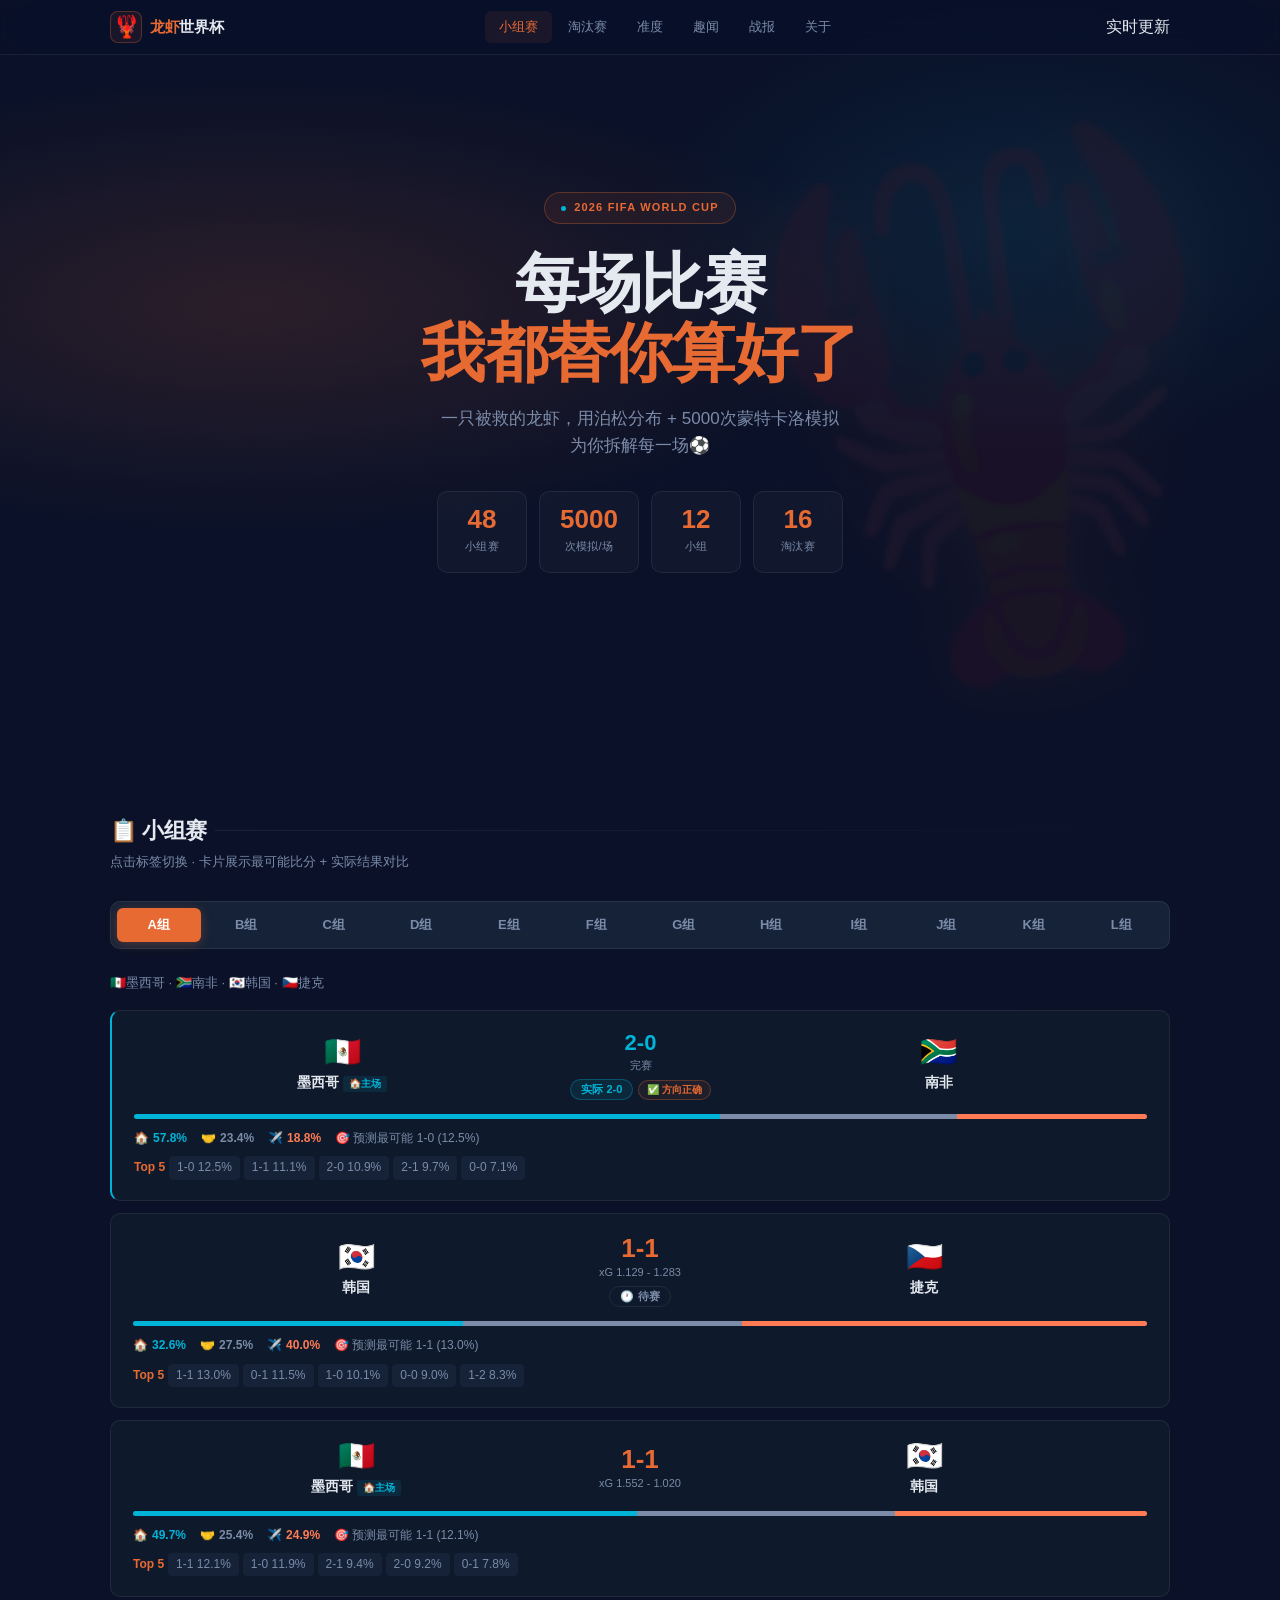
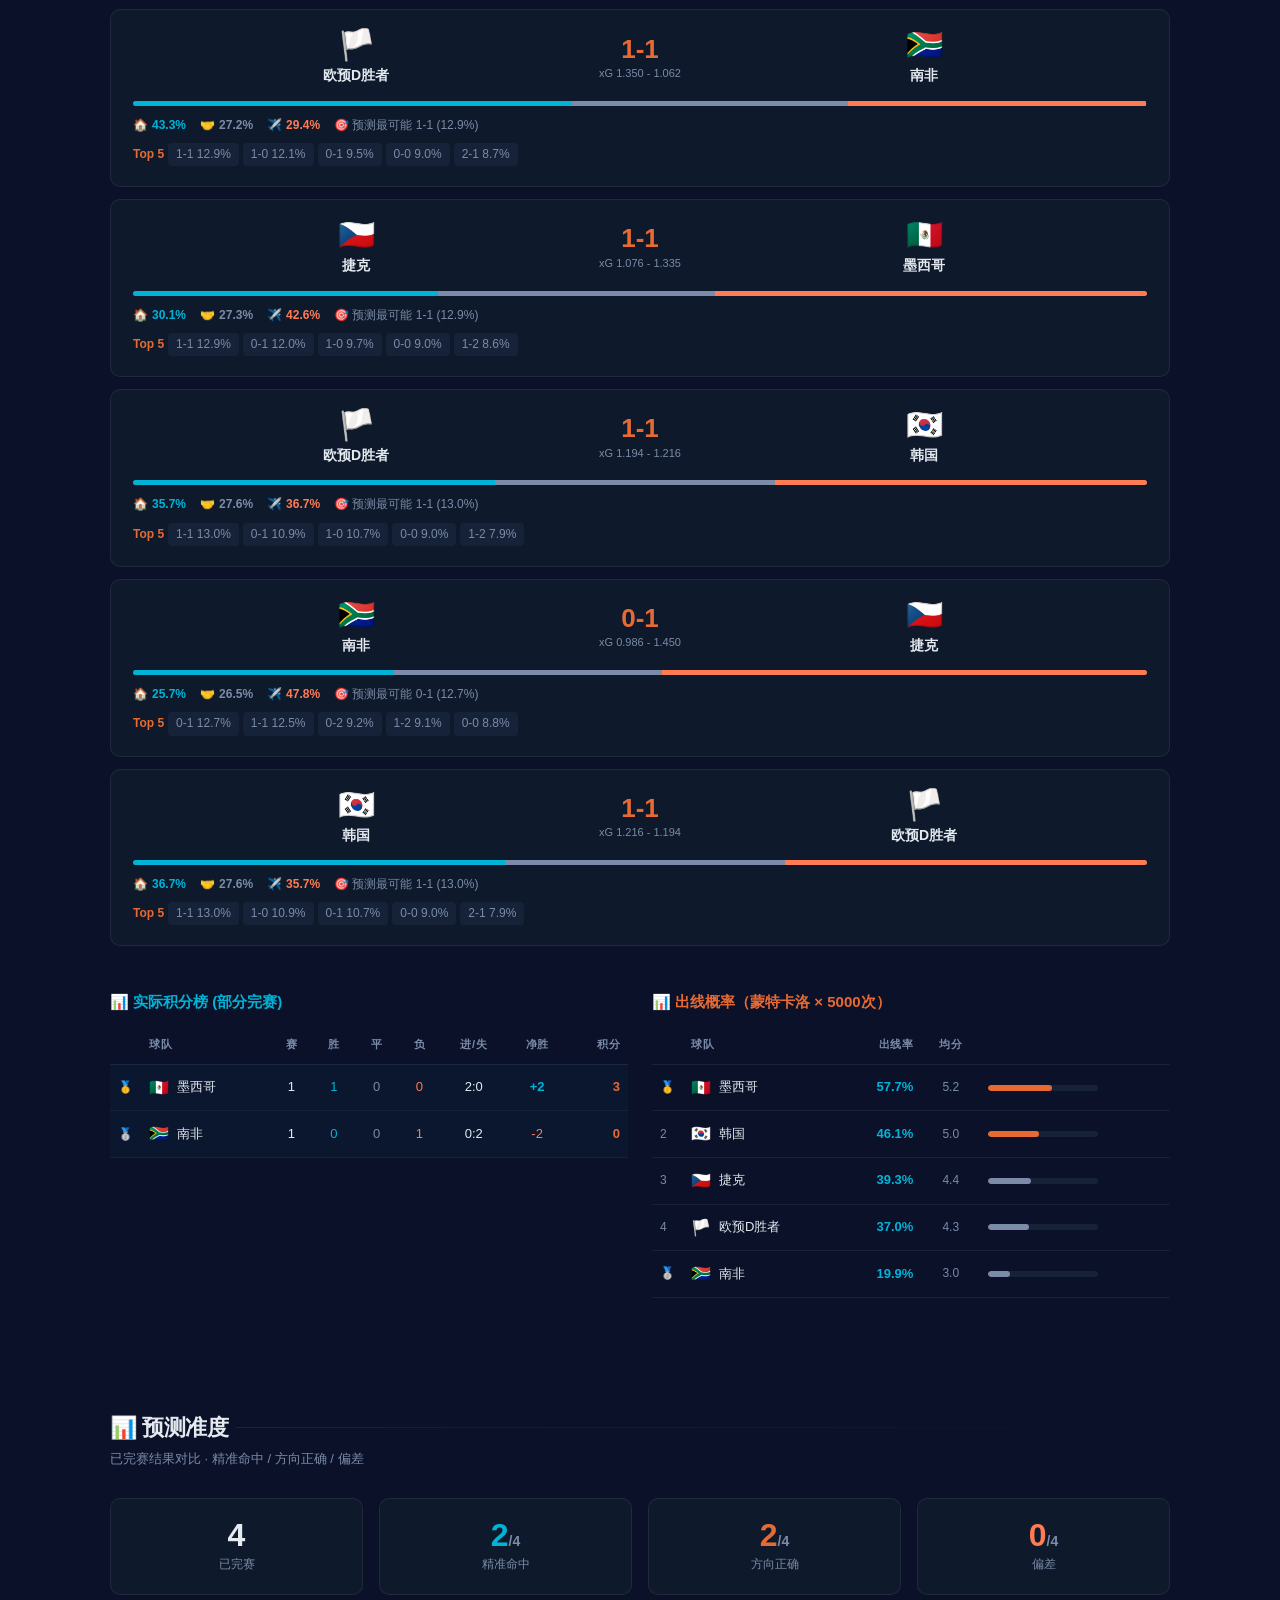
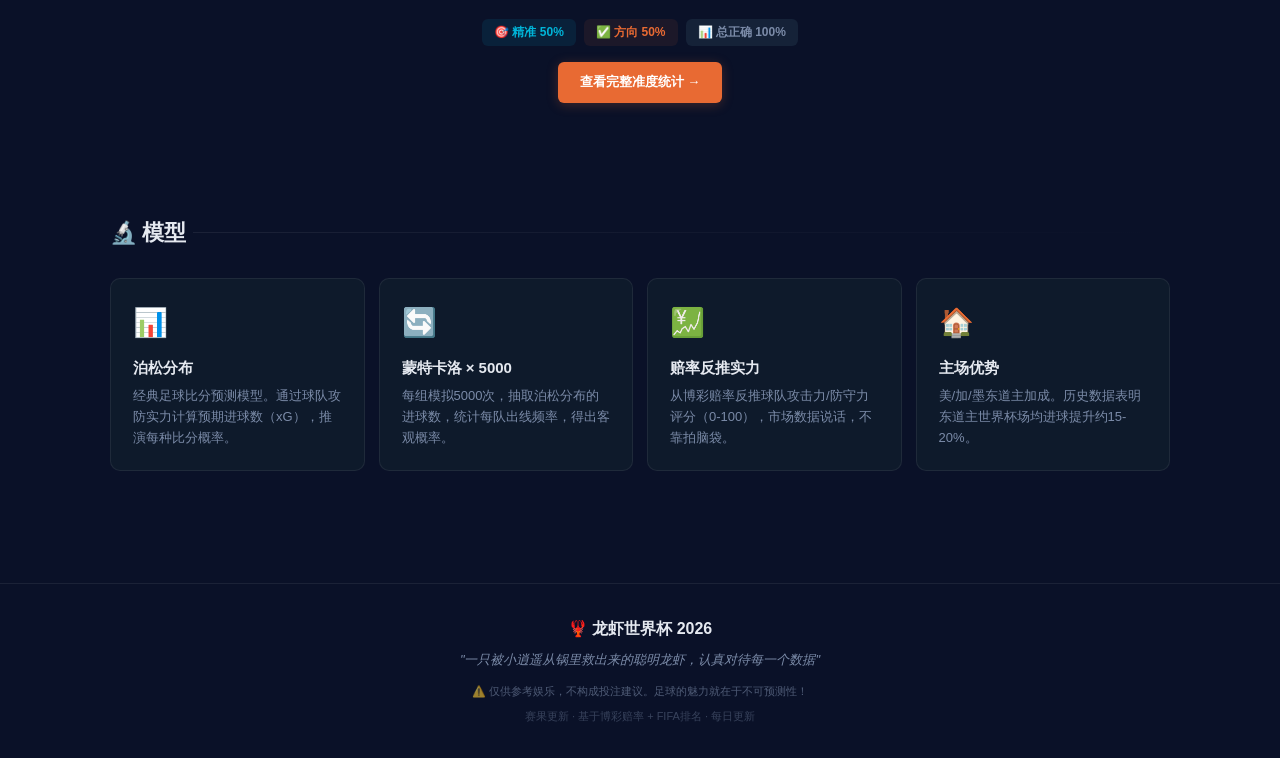
<file: index.html>
<!DOCTYPE html>
<html lang="zh-CN">
<head>
  <meta charset="UTF-8">
  <meta name="viewport" content="width=device-width, initial-scale=1.0">
  <title>🦞 龙虾世界杯预测 2026</title>
  <link rel="icon" href="data:image/svg+xml,<svg xmlns=%22http://www.w3.org/2000/svg%22 viewBox=%220 0 100 100%22><text y=%22.9em%22 font-size=%2290%22>🦞</text></svg>">
  <link rel="stylesheet" href="style.css">
  <link rel="preconnect" href="https://fonts.googleapis.com">
  <link rel="preconnect" href="https://fonts.gstatic.com" crossorigin>
</head>
<body>

  <!-- 导航 -->
  <nav class="navbar">
    <div class="nav-inner">
      <a href="#" class="logo">
        <span class="logo-icon">🦞</span>
        <span class="logo-text"><span class="hl">龙虾</span>世界杯</span>
      </a>
      <div class="nav-links">
        <a href="#groups" class="nav-link active">小组赛</a>
        <a href="#knockout" class="nav-link">淘汰赛</a>
        <a href="accuracy.html" class="nav-link">准度</a>
        <a href="news.html" class="nav-link">趣闻</a>
        <a href="#daily" class="nav-link">战报</a>
        <a href="#about" class="nav-link">关于</a>
      </div>
      <div class="nav-update">
        <span class="update-dot"></span>
        实时更新
      </div>
    </div>
  </nav>

  <!-- 英雄区 — 龙虾签名 -->
  <header class="hero">
    <div class="hero-grid"></div>
    <div class="hero-content">
      <div class="hero-eyebrow">
        <span class="dot"></span>
        2026 FIFA WORLD CUP
      </div>
      <h1>
        每场比赛<br>
        <span class="hl">我都替你算好了</span>
      </h1>
      <p class="hero-sub">
        一只被救的龙虾，用泊松分布 + 5000次蒙特卡洛模拟<br>
        为你拆解每一场⚽
      </p>
      <div class="hero-stat-group">
        <div class="hero-stat">
          <span class="hero-stat-num">48</span>
          <span class="hero-stat-label">小组赛</span>
        </div>
        <div class="hero-stat">
          <span class="hero-stat-num">5000</span>
          <span class="hero-stat-label">次模拟/场</span>
        </div>
        <div class="hero-stat">
          <span class="hero-stat-num">12</span>
          <span class="hero-stat-label">小组</span>
        </div>
        <div class="hero-stat">
          <span class="hero-stat-num">16</span>
          <span class="hero-stat-label">淘汰赛</span>
        </div>
      </div>
    </div>
  </header>

  <!-- 小组赛 -->
  <section id="groups" class="section">
    <div class="section-header">
      <h2>📋 小组赛</h2>
      <p>点击标签切换 · 卡片展示最可能比分 + 实际结果对比</p>
    </div>
    <div class="group-tabs" id="groupTabs"></div>
    <div id="groupPanels"></div>
  </section>

  <!-- 预测准度（JS渲染） -->
  <section id="accuracy" class="section">
    <div class="section-header">
      <h2>📊 预测准度</h2>
      <p>已完赛结果对比 · 精准命中 / 方向正确 / 偏差</p>
    </div>
    <div id="accuracyContent"></div>
    <div style="text-align:center;margin-top:16px">
      <a href="accuracy.html" class="monetize-btn">查看完整准度统计 →</a>
    </div>
  </section>



  <!-- 淘汰赛 -->
  <section id="knockout" class="section" style="display:none">
    <div class="section-header">
      <h2>🏆 淘汰赛</h2>
    </div>
    <div class="coming-soon">
      <div class="cs-icon">🏆</div>
      <h3>淘汰赛将于小组赛后开启</h3>
      <p>届时用实际结果校准模型，精度更高</p>
    </div>
  </section>

  <!-- 每日战报 -->
  <section id="daily" class="section" style="display:none">
    <div class="section-header">
      <h2>📰 战报</h2>
    </div>
    <div class="coming-soon">
      <div class="cs-icon">📝</div>
      <h3>每日战报即将上线</h3>
      <p>比赛回顾 + 看点分析（主人可写在这里做SEO引流）</p>
    </div>
  </section>

  <!-- 关于 -->
  <section id="about" class="section">
    <div class="section-header">
      <h2>🔬 模型</h2>
    </div>
    <div class="about-grid">
      <div class="about-card">
        <div class="about-icon">📊</div>
        <h3>泊松分布</h3>
        <p>经典足球比分预测模型。通过球队攻防实力计算预期进球数（xG），推演每种比分概率。</p>
      </div>
      <div class="about-card">
        <div class="about-icon">🔄</div>
        <h3>蒙特卡洛 × 5000</h3>
        <p>每组模拟5000次，抽取泊松分布的进球数，统计每队出线频率，得出客观概率。</p>
      </div>
      <div class="about-card">
        <div class="about-icon">💹</div>
        <h3>赔率反推实力</h3>
        <p>从博彩赔率反推球队攻击力/防守力评分（0-100），市场数据说话，不靠拍脑袋。</p>
      </div>
      <div class="about-card">
        <div class="about-icon">🏠</div>
        <h3>主场优势</h3>
        <p>美/加/墨东道主加成。历史数据表明东道主世界杯场均进球提升约15-20%。</p>
      </div>
    </div>
  </section>

  <!-- 底部 -->
  <footer class="footer">
    <div class="footer-content">
      <div class="footer-logo">🦞 龙虾世界杯 2026</div>
      <p class="footer-quote">"一只被小逍遥从锅里救出来的聪明龙虾，认真对待每一个数据"</p>
      <p class="footer-disclaimer">⚠️ 仅供参考娱乐，不构成投注建议。足球的魅力就在于不可预测性！</p>
      <p class="footer-data">赛果更新 · 基于博彩赔率 + FIFA排名 · 每日更新</p>
    </div>
  </footer>

  <!-- 加载 -->
  <div class="loader-overlay" id="loader">
    <div class="loader-content">
      <div class="loader-logo">🦞</div>
      <div class="loader-text">龙虾正在计算...</div>
      <div class="loader-bar"><div class="loader-fill"></div></div>
    </div>
  </div>

  <script src="app.js"></script>
</body>
</html>
</file>
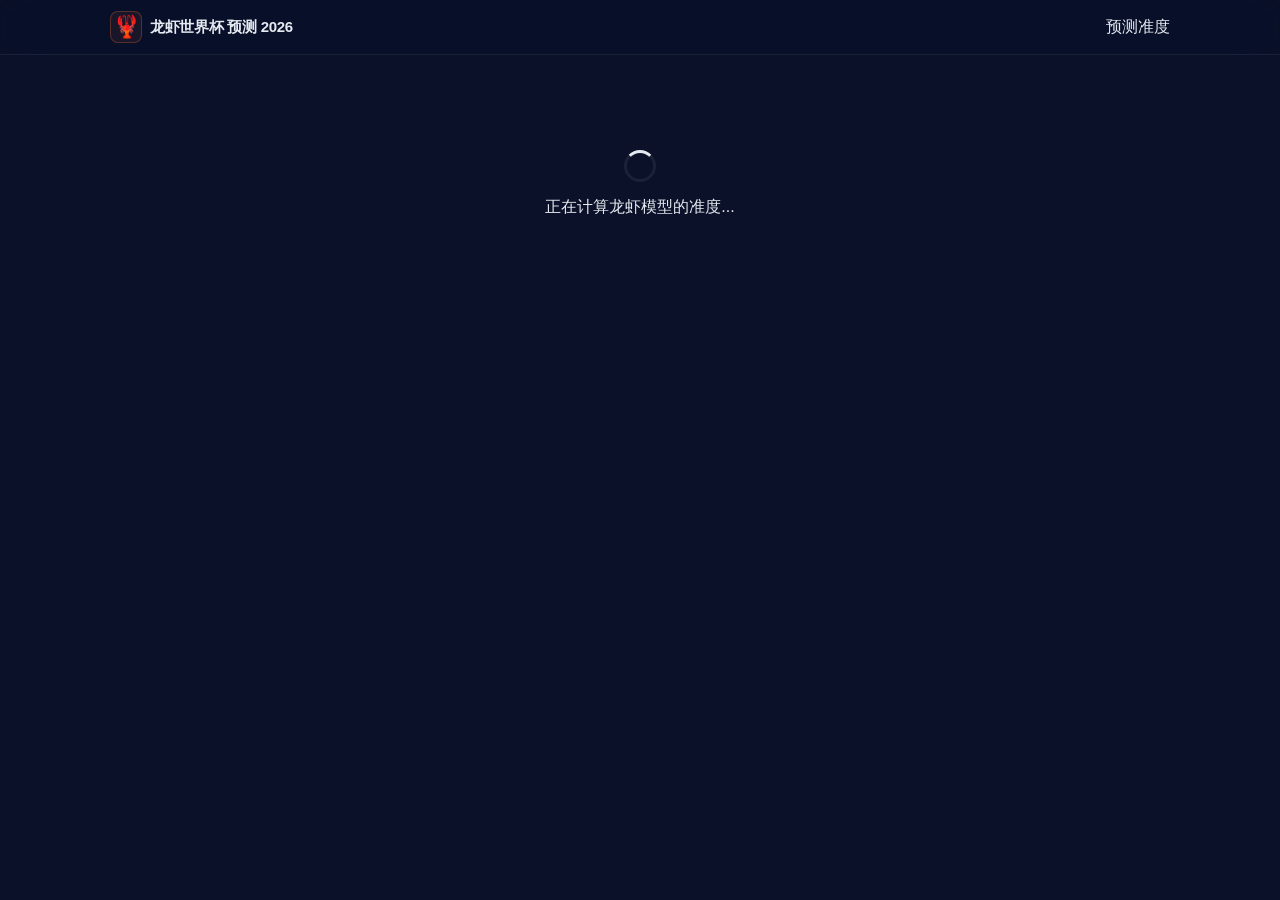
<file: accuracy.html>
<!DOCTYPE html>
<html lang="zh-CN">
<head>
  <meta charset="UTF-8">
  <meta name="viewport" content="width=device-width, initial-scale=1.0">
  <title>📊 龙虾预测准度</title>
  <link rel="stylesheet" href="style.css">
  <style>
    .acc-page { max-width: 900px; margin: 0 auto; padding: 90px 20px 60px; }
    .acc-loading { text-align: center; padding: 60px 0; }
    .acc-loading .spinner {
      width: 32px; height: 32px; border: 3px solid var(--border);
      border-top-color: var(--gold); border-radius: 50%;
      margin: 0 auto 12px;
      animation: spin 0.8s linear infinite;
    }
    @keyframes spin { to { transform: rotate(360deg); } }
    .section-header { margin-bottom: 24px; }
    .accuracy-stats-grid {
      display: grid;
      grid-template-columns: repeat(4, 1fr);
      gap: 16px;
      margin-bottom: 24px;
    }
    @media (max-width: 640px) {
      .accuracy-stats-grid { grid-template-columns: repeat(2, 1fr); }
    }
    .acc-stat-card {
      background: var(--bg-card);
      border-radius: 12px;
      padding: 20px;
      border: 1px solid var(--border);
      text-align: center;
      transition: transform 0.2s;
    }
    .acc-stat-card:hover { transform: translateY(-2px); }
    .acc-stat-card .acc-stat-num { font-size: 32px; font-weight: 800; line-height: 1; margin-bottom: 4px; }
    .acc-stat-card .acc-stat-label { font-size: 12px; color: var(--text-muted); }
    .acc-stat-card .acc-stat-label small { font-size: 11px; opacity: 0.7; }
    .acc-stat-card.perfect .acc-stat-num { color: var(--green); }
    .acc-stat-card.good .acc-stat-num { color: var(--blue); }
    .acc-stat-card.miss .acc-stat-num { color: var(--red); }
    .acc-stat-card.overall .acc-stat-num { color: var(--gold); }
    .acc-stat-card.overall { border-color: var(--gold-dim); }
    .acc-details { display: flex; flex-direction: column; gap: 8px; }
    .acc-detail-row {
      display: flex; align-items: center; gap: 12px;
      padding: 10px 16px; background: var(--bg-card);
      border-radius: 8px; border: 1px solid var(--border);
      font-size: 13px; flex-wrap: wrap;
    }
    .acc-detail-match { min-width: 140px; font-weight: 600; }
    .acc-detail-pred { color: var(--text-muted); }
    .acc-detail-real { color: var(--text-secondary); font-weight: 600; }
    .acc-detail-badge { margin-left: auto; padding: 2px 10px; border-radius: 100px; font-size: 11px; font-weight: 700; }
    .acc-detail-badge.perfect { background: #22c55e30; color: #22c55e; }
    .acc-detail-badge.good { background: #3b82f630; color: #3b82f6; }
    .acc-detail-badge.miss { background: #ef444430; color: #ef4444; }
    .acc-detail-row.perfect { border-left: 3px solid var(--green); }
    .acc-detail-row.good { border-left: 3px solid var(--blue); }
    .acc-detail-row.miss { border-left: 3px solid var(--red); }
    .acc-empty { text-align: center; padding: 40px; color: var(--text-muted); }
  </style>
</head>
<body>
  <nav class="navbar">
    <div class="nav-inner">
      <a href="index.html" class="logo" style="text-decoration:none;color:var(--text)">
        <span class="logo-icon">🦞</span>
        <span class="logo-text">龙虾世界杯 <span class="gold">预测 2026</span></span>
      </a>
      <div class="nav-update">
        <span class="update-dot"></span>
        <span>预测准度</span>
      </div>
    </div>
  </nav>

  <div class="acc-page" id="app">
    <div class="acc-loading">
      <div class="spinner"></div>
      <p style="color:var(--text-muted)">正在计算龙虾模型的准度...</p>
    </div>
  </div>

  <script>
    const predData = {"A": {"matches": [{"home": "MEX", "away": "RSA", "homeName": "墨西哥", "awayName": "南非", "xg": {"home": "1.755", "away": "0.890"}, "bestScore": "1-0", "bestProb": "12.5", "top5": [{"score": "1-0", "prob": "12.5"}, {"score": "1-1", "prob": "11.1"}, {"score": "2-0", "prob": "10.9"}, {"score": "2-1", "prob": "9.7"}, {"score": "0-0", "prob": "7.1"}], "winProb": {"homeWin": "57.8", "draw": "23.4", "awayWin": "18.8"}}, {"home": "KOR", "away": "CZE", "homeName": "韩国", "awayName": "捷克", "xg": {"home": "1.129", "away": "1.283"}, "bestScore": "1-1", "bestProb": "13.0", "top5": [{"score": "1-1", "prob": "13.0"}, {"score": "0-1", "prob": "11.5"}, {"score": "1-0", "prob": "10.1"}, {"score": "0-0", "prob": "9.0"}, {"score": "1-2", "prob": "8.3"}], "winProb": {"homeWin": "32.6", "draw": "27.5", "awayWin": "40.0"}}, {"home": "MEX", "away": "KOR", "homeName": "墨西哥", "awayName": "韩国", "xg": {"home": "1.552", "away": "1.020"}, "bestScore": "1-1", "bestProb": "12.1", "top5": [{"score": "1-1", "prob": "12.1"}, {"score": "1-0", "prob": "11.9"}, {"score": "2-1", "prob": "9.4"}, {"score": "2-0", "prob": "9.2"}, {"score": "0-1", "prob": "7.8"}], "winProb": {"homeWin": "49.7", "draw": "25.4", "awayWin": "24.9"}}, {"home": "Q4", "away": "RSA", "homeName": "欧预D胜者", "awayName": "南非", "xg": {"home": "1.350", "away": "1.062"}, "bestScore": "1-1", "bestProb": "12.9", "top5": [{"score": "1-1", "prob": "12.9"}, {"score": "1-0", "prob": "12.1"}, {"score": "0-1", "prob": "9.5"}, {"score": "0-0", "prob": "9.0"}, {"score": "2-1", "prob": "8.7"}], "winProb": {"homeWin": "43.3", "draw": "27.2", "awayWin": "29.4"}}, {"home": "CZE", "away": "MEX", "homeName": "捷克", "awayName": "墨西哥", "xg": {"home": "1.076", "away": "1.335"}, "bestScore": "1-1", "bestProb": "12.9", "top5": [{"score": "1-1", "prob": "12.9"}, {"score": "0-1", "prob": "12.0"}, {"score": "1-0", "prob": "9.7"}, {"score": "0-0", "prob": "9.0"}, {"score": "1-2", "prob": "8.6"}], "winProb": {"homeWin": "30.1", "draw": "27.3", "awayWin": "42.6"}}, {"home": "Q4", "away": "KOR", "homeName": "欧预D胜者", "awayName": "韩国", "xg": {"home": "1.194", "away": "1.216"}, "bestScore": "1-1", "bestProb": "13.0", "top5": [{"score": "1-1", "prob": "13.0"}, {"score": "0-1", "prob": "10.9"}, {"score": "1-0", "prob": "10.7"}, {"score": "0-0", "prob": "9.0"}, {"score": "1-2", "prob": "7.9"}], "winProb": {"homeWin": "35.7", "draw": "27.6", "awayWin": "36.7"}}, {"home": "RSA", "away": "CZE", "homeName": "南非", "awayName": "捷克", "xg": {"home": "0.986", "away": "1.450"}, "bestScore": "0-1", "bestProb": "12.7", "top5": [{"score": "0-1", "prob": "12.7"}, {"score": "1-1", "prob": "12.5"}, {"score": "0-2", "prob": "9.2"}, {"score": "1-2", "prob": "9.1"}, {"score": "0-0", "prob": "8.8"}], "winProb": {"homeWin": "25.7", "draw": "26.5", "awayWin": "47.8"}}, {"home": "KOR", "away": "Q4", "homeName": "韩国", "awayName": "欧预D胜者", "xg": {"home": "1.216", "away": "1.194"}, "bestScore": "1-1", "bestProb": "13.0", "top5": [{"score": "1-1", "prob": "13.0"}, {"score": "1-0", "prob": "10.9"}, {"score": "0-1", "prob": "10.7"}, {"score": "0-0", "prob": "9.0"}, {"score": "2-1", "prob": "7.9"}], "winProb": {"homeWin": "36.7", "draw": "27.6", "awayWin": "35.7"}}], "standings": [{"code": "MEX", "name": "墨西哥", "firstPct": "32.8", "secondPct": "24.8", "advancePct": "57.7", "avgPoints": "5.2"}, {"code": "KOR", "name": "韩国", "firstPct": "25.7", "secondPct": "20.4", "advancePct": "46.1", "avgPoints": "5.0"}, {"code": "CZE", "name": "捷克", "firstPct": "18.6", "secondPct": "20.7", "advancePct": "39.3", "avgPoints": "4.4"}, {"code": "Q4", "name": "欧预D胜者", "firstPct": "15.8", "secondPct": "21.2", "advancePct": "37.0", "avgPoints": "4.3"}, {"code": "RSA", "name": "南非", "firstPct": "7.1", "secondPct": "12.8", "advancePct": "19.9", "avgPoints": "3.0"}]}, "B": {"matches": [{"home": "CAN", "away": "BIH", "homeName": "加拿大", "awayName": "波黑", "xg": {"home": "1.473", "away": "1.045"}, "bestScore": "1-1", "bestProb": "12.4", "top5": [{"score": "1-1", "prob": "12.4"}, {"score": "1-0", "prob": "11.9"}, {"score": "2-1", "prob": "9.1"}, {"score": "2-0", "prob": "8.7"}, {"score": "0-1", "prob": "8.4"}], "winProb": {"homeWin": "47.0", "draw": "26.1", "awayWin": "26.9"}}, {"home": "QAT", "away": "SUI", "homeName": "卡塔尔", "awayName": "瑞士", "xg": {"home": "0.862", "away": "1.584"}, "bestScore": "0-1", "bestProb": "13.7", "top5": [{"score": "0-1", "prob": "13.7"}, {"score": "1-1", "prob": "11.8"}, {"score": "0-2", "prob": "10.9"}, {"score": "1-2", "prob": "9.4"}, {"score": "0-0", "prob": "8.7"}], "winProb": {"homeWin": "20.4", "draw": "25.2", "awayWin": "54.4"}}, {"home": "SUI", "away": "BIH", "homeName": "瑞士", "awayName": "波黑", "xg": {"home": "1.485", "away": "0.898"}, "bestScore": "1-0", "bestProb": "13.7", "top5": [{"score": "1-0", "prob": "13.7"}, {"score": "1-1", "prob": "12.3"}, {"score": "2-0", "prob": "10.2"}, {"score": "0-0", "prob": "9.2"}, {"score": "2-1", "prob": "9.1"}], "winProb": {"homeWin": "50.9", "draw": "26.3", "awayWin": "22.8"}}, {"home": "CAN", "away": "QAT", "homeName": "加拿大", "awayName": "卡塔尔", "xg": {"home": "1.571", "away": "1.004"}, "bestScore": "1-1", "bestProb": "12.0", "top5": [{"score": "1-1", "prob": "12.0"}, {"score": "1-0", "prob": "12.0"}, {"score": "2-1", "prob": "9.4"}, {"score": "2-0", "prob": "9.4"}, {"score": "0-1", "prob": "7.6"}], "winProb": {"homeWin": "50.5", "draw": "25.3", "awayWin": "24.2"}}, {"home": "SUI", "away": "CAN", "homeName": "瑞士", "awayName": "加拿大", "xg": {"home": "1.296", "away": "1.042"}, "bestScore": "1-1", "bestProb": "13.0", "top5": [{"score": "1-1", "prob": "13.0"}, {"score": "1-0", "prob": "12.5"}, {"score": "0-1", "prob": "10.1"}, {"score": "0-0", "prob": "9.6"}, {"score": "2-1", "prob": "8.4"}], "winProb": {"homeWin": "42.3", "draw": "27.8", "awayWin": "29.9"}}, {"home": "BIH", "away": "QAT", "homeName": "波黑", "awayName": "卡塔尔", "xg": {"home": "1.278", "away": "1.150"}, "bestScore": "1-1", "bestProb": "13.0", "top5": [{"score": "1-1", "prob": "13.0"}, {"score": "1-0", "prob": "11.3"}, {"score": "0-1", "prob": "10.1"}, {"score": "0-0", "prob": "8.8"}, {"score": "2-1", "prob": "8.3"}], "winProb": {"homeWin": "39.4", "draw": "27.4", "awayWin": "33.2"}}, {"home": "Q1", "away": "QAT", "homeName": "欧预A胜者", "awayName": "卡塔尔", "xg": {"home": "1.380", "away": "1.062"}, "bestScore": "1-1", "bestProb": "12.7", "top5": [{"score": "1-1", "prob": "12.7"}, {"score": "1-0", "prob": "12.0"}, {"score": "0-1", "prob": "9.2"}, {"score": "2-1", "prob": "8.8"}, {"score": "0-0", "prob": "8.7"}], "winProb": {"homeWin": "44.2", "draw": "27.0", "awayWin": "28.9"}}, {"home": "Q1", "away": "SUI", "homeName": "欧预A胜者", "awayName": "瑞士", "xg": {"home": "0.970", "away": "1.371"}, "bestScore": "0-1", "bestProb": "13.2", "top5": [{"score": "0-1", "prob": "13.2"}, {"score": "1-1", "prob": "12.8"}, {"score": "0-0", "prob": "9.6"}, {"score": "1-0", "prob": "9.3"}, {"score": "0-2", "prob": "9.0"}], "winProb": {"homeWin": "26.6", "draw": "27.4", "awayWin": "46.1"}}], "standings": [{"code": "SUI", "name": "瑞士", "firstPct": "52.7", "secondPct": "21.3", "advancePct": "74.0", "avgPoints": "6.9"}, {"code": "CAN", "name": "加拿大", "firstPct": "20.0", "secondPct": "29.3", "advancePct": "49.3", "avgPoints": "4.6"}, {"code": "QAT", "name": "卡塔尔", "firstPct": "14.6", "secondPct": "20.5", "advancePct": "35.0", "avgPoints": "4.3"}, {"code": "BIH", "name": "波黑", "firstPct": "9.4", "secondPct": "17.2", "advancePct": "26.6", "avgPoints": "3.5"}, {"code": "Q1", "name": "欧预A胜者", "firstPct": "3.3", "secondPct": "11.8", "advancePct": "15.0", "avgPoints": "2.6"}]}, "C": {"matches": [{"home": "BRA", "away": "MAR", "homeName": "巴西", "awayName": "摩洛哥", "xg": {"home": "1.396", "away": "1.003"}, "bestScore": "1-1", "bestProb": "12.7", "top5": [{"score": "1-1", "prob": "12.7"}, {"score": "1-0", "prob": "12.7"}, {"score": "0-1", "prob": "9.1"}, {"score": "0-0", "prob": "9.1"}, {"score": "2-1", "prob": "8.9"}], "winProb": {"homeWin": "46.0", "draw": "27.0", "awayWin": "27.0"}}, {"home": "HAI", "away": "SCO", "homeName": "海地", "awayName": "苏格兰", "xg": {"home": "0.780", "away": "1.906"}, "bestScore": "0-1", "bestProb": "13.0", "top5": [{"score": "0-1", "prob": "13.0"}, {"score": "0-2", "prob": "12.4"}, {"score": "1-1", "prob": "10.1"}, {"score": "1-2", "prob": "9.7"}, {"score": "0-3", "prob": "7.9"}], "winProb": {"homeWin": "14.6", "draw": "21.4", "awayWin": "63.9"}}, {"home": "SCO", "away": "MAR", "homeName": "苏格兰", "awayName": "摩洛哥", "xg": {"home": "0.953", "away": "1.396"}, "bestScore": "0-1", "bestProb": "13.3", "top5": [{"score": "0-1", "prob": "13.3"}, {"score": "1-1", "prob": "12.7"}, {"score": "0-0", "prob": "9.5"}, {"score": "0-2", "prob": "9.3"}, {"score": "1-0", "prob": "9.1"}], "winProb": {"homeWin": "25.7", "draw": "27.1", "awayWin": "47.2"}}, {"home": "BRA", "away": "HAI", "homeName": "巴西", "awayName": "海地", "xg": {"home": "2.793", "away": "0.560"}, "bestScore": "2-0", "bestProb": "13.6", "top5": [{"score": "2-0", "prob": "13.6"}, {"score": "3-0", "prob": "12.7"}, {"score": "1-0", "prob": "9.8"}, {"score": "4-0", "prob": "8.9"}, {"score": "2-1", "prob": "7.6"}], "winProb": {"homeWin": "83.2", "draw": "11.5", "awayWin": "5.0"}}, {"home": "SCO", "away": "BRA", "homeName": "苏格兰", "awayName": "巴西", "xg": {"home": "0.855", "away": "1.746"}, "bestScore": "0-1", "bestProb": "13.0", "top5": [{"score": "0-1", "prob": "13.0"}, {"score": "0-2", "prob": "11.3"}, {"score": "1-1", "prob": "11.1"}, {"score": "1-2", "prob": "9.7"}, {"score": "0-0", "prob": "7.4"}], "winProb": {"homeWin": "18.1", "draw": "23.4", "awayWin": "58.5"}}, {"home": "MAR", "away": "HAI", "homeName": "摩洛哥", "awayName": "海地", "xg": {"home": "2.234", "away": "0.624"}, "bestScore": "2-0", "bestProb": "14.3", "top5": [{"score": "2-0", "prob": "14.3"}, {"score": "1-0", "prob": "12.8"}, {"score": "3-0", "prob": "10.7"}, {"score": "2-1", "prob": "8.9"}, {"score": "1-1", "prob": "8.0"}], "winProb": {"homeWin": "74.1", "draw": "17.0", "awayWin": "8.8"}}], "standings": [{"code": "BRA", "name": "巴西", "firstPct": "56.6", "secondPct": "27.7", "advancePct": "84.3", "avgPoints": "6.3"}, {"code": "MAR", "name": "摩洛哥", "firstPct": "29.6", "secondPct": "40.7", "advancePct": "70.3", "avgPoints": "5.2"}, {"code": "SCO", "name": "苏格兰", "firstPct": "12.9", "secondPct": "26.5", "advancePct": "39.4", "avgPoints": "3.9"}, {"code": "HAI", "name": "海地", "firstPct": "0.9", "secondPct": "5.1", "advancePct": "6.0", "avgPoints": "1.3"}]}, "D": {"matches": [{"home": "USA", "away": "PAR", "homeName": "美国", "awayName": "巴拉圭", "xg": {"home": "1.358", "away": "1.020"}, "bestScore": "1-1", "bestProb": "12.8", "top5": [{"score": "1-1", "prob": "12.8"}, {"score": "1-0", "prob": "12.6"}, {"score": "0-1", "prob": "9.5"}, {"score": "0-0", "prob": "9.3"}, {"score": "2-1", "prob": "8.7"}], "winProb": {"homeWin": "44.5", "draw": "27.3", "awayWin": "28.2"}}, {"home": "AUS", "away": "TUR", "homeName": "澳大利亚", "awayName": "土耳其", "xg": {"home": "1.031", "away": "1.426"}, "bestScore": "1-1", "bestProb": "12.6", "top5": [{"score": "1-1", "prob": "12.6"}, {"score": "0-1", "prob": "12.2"}, {"score": "1-2", "prob": "9.0"}, {"score": "1-0", "prob": "8.8"}, {"score": "0-2", "prob": "8.7"}], "winProb": {"homeWin": "27.3", "draw": "26.6", "awayWin": "46.1"}}, {"home": "USA", "away": "AUS", "homeName": "美国", "awayName": "澳大利亚", "xg": {"home": "1.575", "away": "0.965"}, "bestScore": "1-0", "bestProb": "12.4", "top5": [{"score": "1-0", "prob": "12.4"}, {"score": "1-1", "prob": "12.0"}, {"score": "2-0", "prob": "9.8"}, {"score": "2-1", "prob": "9.4"}, {"score": "0-0", "prob": "7.9"}], "winProb": {"homeWin": "51.6", "draw": "25.3", "awayWin": "23.1"}}, {"home": "Q3", "away": "PAR", "homeName": "欧预C胜者", "awayName": "巴拉圭", "xg": {"home": "1.071", "away": "1.216"}, "bestScore": "1-1", "bestProb": "13.2", "top5": [{"score": "1-1", "prob": "13.2"}, {"score": "0-1", "prob": "12.4"}, {"score": "1-0", "prob": "10.9"}, {"score": "0-0", "prob": "10.2"}, {"score": "1-2", "prob": "8.0"}], "winProb": {"homeWin": "32.2", "draw": "28.4", "awayWin": "39.4"}}, {"home": "Q3", "away": "USA", "homeName": "欧预C胜者", "awayName": "美国", "xg": {"home": "1.002", "away": "1.415"}, "bestScore": "1-1", "bestProb": "12.6", "top5": [{"score": "1-1", "prob": "12.6"}, {"score": "0-1", "prob": "12.6"}, {"score": "1-2", "prob": "8.9"}, {"score": "0-2", "prob": "8.9"}, {"score": "1-0", "prob": "8.9"}], "winProb": {"homeWin": "26.7", "draw": "26.8", "awayWin": "46.5"}}, {"home": "PAR", "away": "AUS", "homeName": "巴拉圭", "awayName": "澳大利亚", "xg": {"home": "1.265", "away": "1.031"}, "bestScore": "1-1", "bestProb": "13.1", "top5": [{"score": "1-1", "prob": "13.1"}, {"score": "1-0", "prob": "12.7"}, {"score": "0-1", "prob": "10.4"}, {"score": "0-0", "prob": "10.1"}, {"score": "2-1", "prob": "8.3"}], "winProb": {"homeWin": "41.7", "draw": "28.1", "awayWin": "30.2"}}], "standings": [{"code": "USA", "name": "美国", "firstPct": "48.6", "secondPct": "23.8", "advancePct": "72.4", "avgPoints": "5.1"}, {"code": "PAR", "name": "巴拉圭", "firstPct": "27.9", "secondPct": "28.1", "advancePct": "56.0", "avgPoints": "4.1"}, {"code": "AUS", "name": "澳大利亚", "firstPct": "14.2", "secondPct": "21.1", "advancePct": "35.4", "avgPoints": "3.2"}, {"code": "Q3", "name": "欧预C胜者", "firstPct": "9.2", "secondPct": "15.2", "advancePct": "24.4", "avgPoints": "2.3"}, {"code": "TUR", "name": "土耳其", "firstPct": "0.1", "secondPct": "11.8", "advancePct": "11.9", "avgPoints": "1.7"}]}, "E": {"matches": [{"home": "GER", "away": "CUW", "homeName": "德国", "awayName": "库拉索", "xg": {"home": "2.990", "away": "0.497"}, "bestScore": "2-0", "bestProb": "13.7", "top5": [{"score": "2-0", "prob": "13.7"}, {"score": "3-0", "prob": "13.6"}, {"score": "4-0", "prob": "10.2"}, {"score": "1-0", "prob": "9.1"}, {"score": "2-1", "prob": "6.8"}], "winProb": {"homeWin": "86.3", "draw": "9.6", "awayWin": "3.7"}}, {"home": "CIV", "away": "ECU", "homeName": "科特迪瓦", "awayName": "厄瓜多尔", "xg": {"home": "1.150", "away": "1.190"}, "bestScore": "1-1", "bestProb": "13.2", "top5": [{"score": "1-1", "prob": "13.2"}, {"score": "0-1", "prob": "11.5"}, {"score": "1-0", "prob": "11.1"}, {"score": "0-0", "prob": "9.6"}, {"score": "1-2", "prob": "7.8"}], "winProb": {"homeWin": "35.0", "draw": "28.1", "awayWin": "36.9"}}, {"home": "ECU", "away": "GER", "homeName": "厄瓜多尔", "awayName": "德国", "xg": {"home": "0.932", "away": "1.447"}, "bestScore": "0-1", "bestProb": "13.4", "top5": [{"score": "0-1", "prob": "13.4"}, {"score": "1-1", "prob": "12.5"}, {"score": "0-2", "prob": "9.7"}, {"score": "0-0", "prob": "9.3"}, {"score": "1-2", "prob": "9.0"}], "winProb": {"homeWin": "24.3", "draw": "26.7", "awayWin": "49.0"}}, {"home": "Q6", "away": "CIV", "homeName": "洲际附加2", "awayName": "科特迪瓦", "xg": {"home": "0.991", "away": "1.485"}, "bestScore": "0-1", "bestProb": "12.5", "top5": [{"score": "0-1", "prob": "12.5"}, {"score": "1-1", "prob": "12.4"}, {"score": "0-2", "prob": "9.3"}, {"score": "1-2", "prob": "9.2"}, {"score": "0-0", "prob": "8.4"}], "winProb": {"homeWin": "25.2", "draw": "26.1", "awayWin": "48.6"}}, {"home": "GER", "away": "CIV", "homeName": "德国", "awayName": "科特迪瓦", "xg": {"home": "1.547", "away": "0.964"}, "bestScore": "1-0", "bestProb": "12.6", "top5": [{"score": "1-0", "prob": "12.6"}, {"score": "1-1", "prob": "12.1"}, {"score": "2-0", "prob": "9.7"}, {"score": "2-1", "prob": "9.4"}, {"score": "0-0", "prob": "8.1"}], "winProb": {"homeWin": "50.9", "draw": "25.6", "awayWin": "23.5"}}, {"home": "ECU", "away": "Q6", "homeName": "厄瓜多尔", "awayName": "洲际附加2", "xg": {"home": "1.438", "away": "0.927"}, "bestScore": "1-0", "bestProb": "13.5", "top5": [{"score": "1-0", "prob": "13.5"}, {"score": "1-1", "prob": "12.5"}, {"score": "2-0", "prob": "9.7"}, {"score": "0-0", "prob": "9.4"}, {"score": "2-1", "prob": "9.0"}], "winProb": {"homeWin": "48.9", "draw": "26.8", "awayWin": "24.3"}}], "standings": [{"code": "GER", "name": "德国", "firstPct": "62.0", "secondPct": "25.1", "advancePct": "87.2", "avgPoints": "6.2"}, {"code": "CIV", "name": "科特迪瓦", "firstPct": "17.6", "secondPct": "30.4", "advancePct": "48.0", "avgPoints": "4.0"}, {"code": "ECU", "name": "厄瓜多尔", "firstPct": "18.0", "secondPct": "29.8", "advancePct": "47.7", "avgPoints": "4.1"}, {"code": "Q6", "name": "洲际附加2", "firstPct": "2.4", "secondPct": "14.2", "advancePct": "16.7", "avgPoints": "2.0"}, {"code": "CUW", "name": "库拉索", "firstPct": "0.0", "secondPct": "0.5", "advancePct": "0.5", "avgPoints": "0.2"}]}, "F": {"matches": [{"home": "NED", "away": "JPN", "homeName": "荷兰", "awayName": "日本", "xg": {"home": "1.457", "away": "0.990"}, "bestScore": "1-0", "bestProb": "12.6", "top5": [{"score": "1-0", "prob": "12.6"}, {"score": "1-1", "prob": "12.5"}, {"score": "2-0", "prob": "9.2"}, {"score": "2-1", "prob": "9.1"}, {"score": "0-0", "prob": "8.7"}], "winProb": {"homeWin": "47.9", "draw": "26.4", "awayWin": "25.7"}}, {"home": "SWE", "away": "TUN", "homeName": "瑞典", "awayName": "突尼斯", "xg": {"home": "1.278", "away": "0.965"}, "bestScore": "1-0", "bestProb": "13.6", "top5": [{"score": "1-0", "prob": "13.6"}, {"score": "1-1", "prob": "13.1"}, {"score": "0-0", "prob": "10.6"}, {"score": "0-1", "prob": "10.2"}, {"score": "2-0", "prob": "8.7"}], "winProb": {"homeWin": "43.6", "draw": "28.3", "awayWin": "28.0"}}, {"home": "JPN", "away": "SWE", "homeName": "日本", "awayName": "瑞典", "xg": {"home": "1.150", "away": "1.150"}, "bestScore": "1-1", "bestProb": "13.3", "top5": [{"score": "1-1", "prob": "13.3"}, {"score": "1-0", "prob": "11.5"}, {"score": "0-1", "prob": "11.5"}, {"score": "0-0", "prob": "10.0"}, {"score": "2-1", "prob": "7.6"}], "winProb": {"homeWin": "35.8", "draw": "28.4", "awayWin": "35.8"}}, {"home": "Q2", "away": "TUN", "homeName": "欧预B胜者", "awayName": "突尼斯", "xg": {"home": "1.150", "away": "1.150"}, "bestScore": "1-1", "bestProb": "13.3", "top5": [{"score": "1-1", "prob": "13.3"}, {"score": "0-1", "prob": "11.5"}, {"score": "1-0", "prob": "11.5"}, {"score": "0-0", "prob": "10.0"}, {"score": "1-2", "prob": "7.6"}], "winProb": {"homeWin": "35.8", "draw": "28.4", "awayWin": "35.8"}}, {"home": "TUN", "away": "NED", "homeName": "突尼斯", "awayName": "荷兰", "xg": {"home": "0.831", "away": "1.619"}, "bestScore": "0-1", "bestProb": "14.0", "top5": [{"score": "0-1", "prob": "14.0"}, {"score": "1-1", "prob": "11.6"}, {"score": "0-2", "prob": "11.3"}, {"score": "1-2", "prob": "9.4"}, {"score": "0-0", "prob": "8.6"}], "winProb": {"homeWin": "19.2", "draw": "24.8", "awayWin": "56.0"}}, {"home": "JPN", "away": "Q2", "homeName": "日本", "awayName": "欧预B胜者", "xg": {"home": "1.371", "away": "1.035"}, "bestScore": "1-1", "bestProb": "12.8", "top5": [{"score": "1-1", "prob": "12.8"}, {"score": "1-0", "prob": "12.4"}, {"score": "0-1", "prob": "9.3"}, {"score": "0-0", "prob": "9.0"}, {"score": "2-1", "prob": "8.8"}], "winProb": {"homeWin": "44.5", "draw": "27.1", "awayWin": "28.3"}}], "standings": [{"code": "NED", "name": "荷兰", "firstPct": "31.6", "secondPct": "23.1", "advancePct": "54.7", "avgPoints": "3.7"}, {"code": "JPN", "name": "日本", "firstPct": "28.5", "secondPct": "21.1", "advancePct": "49.6", "avgPoints": "4.0"}, {"code": "SWE", "name": "瑞典", "firstPct": "15.0", "secondPct": "21.9", "advancePct": "36.9", "avgPoints": "3.0"}, {"code": "TUN", "name": "突尼斯", "firstPct": "16.2", "secondPct": "19.0", "advancePct": "35.2", "avgPoints": "3.3"}, {"code": "Q2", "name": "欧预B胜者", "firstPct": "8.6", "secondPct": "15.0", "advancePct": "23.6", "avgPoints": "2.4"}]}, "G": {"matches": [{"home": "ESP", "away": "CPV", "homeName": "西班牙", "awayName": "佛得角", "xg": {"home": "2.482", "away": "0.619"}, "bestScore": "2-0", "bestProb": "13.9", "top5": [{"score": "2-0", "prob": "13.9"}, {"score": "3-0", "prob": "11.5"}, {"score": "1-0", "prob": "11.2"}, {"score": "2-1", "prob": "8.6"}, {"score": "4-0", "prob": "7.1"}], "winProb": {"homeWin": "78.1", "draw": "14.6", "awayWin": "7.3"}}, {"home": "BEL", "away": "EGY", "homeName": "比利时", "awayName": "埃及", "xg": {"home": "1.428", "away": "1.015"}, "bestScore": "1-1", "bestProb": "12.6", "top5": [{"score": "1-1", "prob": "12.6"}, {"score": "1-0", "prob": "12.4"}, {"score": "2-1", "prob": "9.0"}, {"score": "2-0", "prob": "8.9"}, {"score": "0-1", "prob": "8.8"}], "winProb": {"homeWin": "46.5", "draw": "26.7", "awayWin": "26.8"}}, {"home": "ESP", "away": "BEL", "homeName": "西班牙", "awayName": "比利时", "xg": {"home": "1.387", "away": "1.062"}, "bestScore": "1-1", "bestProb": "12.7", "top5": [{"score": "1-1", "prob": "12.7"}, {"score": "1-0", "prob": "12.0"}, {"score": "0-1", "prob": "9.2"}, {"score": "2-1", "prob": "8.8"}, {"score": "0-0", "prob": "8.6"}], "winProb": {"homeWin": "44.3", "draw": "26.9", "awayWin": "28.8"}}, {"home": "CPV", "away": "EGY", "homeName": "佛得角", "awayName": "埃及", "xg": {"home": "0.833", "away": "1.816"}, "bestScore": "0-1", "bestProb": "12.8", "top5": [{"score": "0-1", "prob": "12.8"}, {"score": "0-2", "prob": "11.7"}, {"score": "1-1", "prob": "10.7"}, {"score": "1-2", "prob": "9.7"}, {"score": "0-0", "prob": "7.1"}], "winProb": {"homeWin": "16.8", "draw": "22.6", "awayWin": "60.6"}}, {"home": "EGY", "away": "ESP", "homeName": "埃及", "awayName": "西班牙", "xg": {"home": "0.885", "away": "1.626"}, "bestScore": "0-1", "bestProb": "13.2", "top5": [{"score": "0-1", "prob": "13.2"}, {"score": "1-1", "prob": "11.7"}, {"score": "0-2", "prob": "10.7"}, {"score": "1-2", "prob": "9.5"}, {"score": "0-0", "prob": "8.1"}], "winProb": {"homeWin": "20.4", "draw": "24.7", "awayWin": "54.8"}}, {"home": "CPV", "away": "BEL", "homeName": "佛得角", "awayName": "比利时", "xg": {"home": "0.710", "away": "2.179"}, "bestScore": "0-2", "bestProb": "13.2", "top5": [{"score": "0-2", "prob": "13.2"}, {"score": "0-1", "prob": "12.1"}, {"score": "0-3", "prob": "9.6"}, {"score": "1-2", "prob": "9.4"}, {"score": "1-1", "prob": "8.6"}], "winProb": {"homeWin": "10.8", "draw": "18.1", "awayWin": "71.1"}}], "standings": [{"code": "ESP", "name": "西班牙", "firstPct": "52.5", "secondPct": "29.1", "advancePct": "81.7", "avgPoints": "5.9"}, {"code": "BEL", "name": "比利时", "firstPct": "31.2", "secondPct": "36.8", "advancePct": "68.0", "avgPoints": "5.1"}, {"code": "EGY", "name": "埃及", "firstPct": "14.3", "secondPct": "26.9", "advancePct": "41.2", "avgPoints": "4.0"}, {"code": "CPV", "name": "佛得角", "firstPct": "2.0", "secondPct": "7.1", "advancePct": "9.1", "avgPoints": "1.6"}]}, "H": {"matches": [{"home": "KSA", "away": "URU", "homeName": "沙特", "awayName": "乌拉圭", "xg": {"home": "0.767", "away": "1.750"}, "bestScore": "0-1", "bestProb": "14.1", "top5": [{"score": "0-1", "prob": "14.1"}, {"score": "0-2", "prob": "12.4"}, {"score": "1-1", "prob": "10.8"}, {"score": "1-2", "prob": "9.5"}, {"score": "0-0", "prob": "8.1"}], "winProb": {"homeWin": "16.0", "draw": "23.1", "awayWin": "60.8"}}, {"home": "NZL", "away": "POR", "homeName": "新西兰", "awayName": "葡萄牙", "xg": {"home": "0.715", "away": "2.039"}, "bestScore": "0-2", "bestProb": "13.2", "top5": [{"score": "0-2", "prob": "13.2"}, {"score": "0-1", "prob": "13.0"}, {"score": "1-2", "prob": "9.5"}, {"score": "1-1", "prob": "9.3"}, {"score": "0-3", "prob": "9.0"}], "winProb": {"homeWin": "12.0", "draw": "19.6", "awayWin": "68.3"}}, {"home": "URU", "away": "CPV", "homeName": "乌拉圭", "awayName": "佛得角", "xg": {"home": "2.118", "away": "0.671"}, "bestScore": "2-0", "bestProb": "13.8", "top5": [{"score": "2-0", "prob": "13.8"}, {"score": "1-0", "prob": "13.0"}, {"score": "3-0", "prob": "9.7"}, {"score": "2-1", "prob": "9.3"}, {"score": "1-1", "prob": "8.7"}], "winProb": {"homeWin": "70.9", "draw": "18.5", "awayWin": "10.5"}}, {"home": "POR", "away": "NZL", "homeName": "葡萄牙", "awayName": "新西兰", "xg": {"home": "2.039", "away": "0.715"}, "bestScore": "2-0", "bestProb": "13.2", "top5": [{"score": "2-0", "prob": "13.2"}, {"score": "1-0", "prob": "13.0"}, {"score": "2-1", "prob": "9.5"}, {"score": "1-1", "prob": "9.3"}, {"score": "3-0", "prob": "9.0"}], "winProb": {"homeWin": "68.3", "draw": "19.6", "awayWin": "12.0"}}, {"home": "NZL", "away": "URU", "homeName": "新西兰", "awayName": "乌拉圭", "xg": {"home": "0.735", "away": "1.830"}, "bestScore": "0-1", "bestProb": "14.1", "top5": [{"score": "0-1", "prob": "14.1"}, {"score": "0-2", "prob": "12.9"}, {"score": "1-1", "prob": "10.3"}, {"score": "1-2", "prob": "9.5"}, {"score": "0-3", "prob": "7.9"}], "winProb": {"homeWin": "14.4", "draw": "22.1", "awayWin": "63.5"}}, {"home": "KSA", "away": "POR", "homeName": "沙特", "awayName": "葡萄牙", "xg": {"home": "0.746", "away": "1.950"}, "bestScore": "0-1", "bestProb": "13.2", "top5": [{"score": "0-1", "prob": "13.2"}, {"score": "0-2", "prob": "12.8"}, {"score": "1-1", "prob": "9.8"}, {"score": "1-2", "prob": "9.6"}, {"score": "0-3", "prob": "8.3"}], "winProb": {"homeWin": "13.5", "draw": "20.8", "awayWin": "65.7"}}], "standings": [{"code": "URU", "name": "乌拉圭", "firstPct": "45.6", "secondPct": "46.3", "advancePct": "91.9", "avgPoints": "6.5"}, {"code": "POR", "name": "葡萄牙", "firstPct": "50.2", "secondPct": "40.8", "advancePct": "91.0", "avgPoints": "6.7"}, {"code": "NZL", "name": "新西兰", "firstPct": "2.7", "secondPct": "7.1", "advancePct": "9.8", "avgPoints": "1.8"}, {"code": "KSA", "name": "沙特", "firstPct": "1.5", "secondPct": "5.7", "advancePct": "7.2", "avgPoints": "1.3"}]}, "I": {"matches": [{"home": "FRA", "away": "SEN", "homeName": "法国", "awayName": "塞内加尔", "xg": {"home": "1.558", "away": "0.920"}, "bestScore": "1-0", "bestProb": "13.1", "top5": [{"score": "1-0", "prob": "13.1"}, {"score": "1-1", "prob": "12.0"}, {"score": "2-0", "prob": "10.2"}, {"score": "2-1", "prob": "9.4"}, {"score": "0-0", "prob": "8.4"}], "winProb": {"homeWin": "52.3", "draw": "25.5", "awayWin": "22.3"}}, {"home": "IRQ", "away": "NOR", "homeName": "伊拉克", "awayName": "挪威", "xg": {"home": "0.835", "away": "1.807"}, "bestScore": "0-1", "bestProb": "12.9", "top5": [{"score": "0-1", "prob": "12.9"}, {"score": "0-2", "prob": "11.6"}, {"score": "1-1", "prob": "10.7"}, {"score": "1-2", "prob": "9.7"}, {"score": "0-0", "prob": "7.1"}], "winProb": {"homeWin": "16.9", "draw": "22.7", "awayWin": "60.4"}}, {"home": "FRA", "away": "IRQ", "homeName": "法国", "awayName": "伊拉克", "xg": {"home": "2.300", "away": "0.647"}, "bestScore": "2-0", "bestProb": "13.9", "top5": [{"score": "2-0", "prob": "13.9"}, {"score": "1-0", "prob": "12.1"}, {"score": "3-0", "prob": "10.6"}, {"score": "2-1", "prob": "9.0"}, {"score": "1-1", "prob": "7.8"}], "winProb": {"homeWin": "74.7", "draw": "16.5", "awayWin": "8.8"}}, {"home": "NOR", "away": "SEN", "homeName": "挪威", "awayName": "塞内加尔", "xg": {"home": "1.224", "away": "1.187"}, "bestScore": "1-1", "bestProb": "13.0", "top5": [{"score": "1-1", "prob": "13.0"}, {"score": "1-0", "prob": "11.0"}, {"score": "0-1", "prob": "10.6"}, {"score": "0-0", "prob": "9.0"}, {"score": "2-1", "prob": "8.0"}], "winProb": {"homeWin": "37.1", "draw": "27.6", "awayWin": "35.3"}}, {"home": "SEN", "away": "IRQ", "homeName": "塞内加尔", "awayName": "伊拉克", "xg": {"home": "1.752", "away": "0.835"}, "bestScore": "1-0", "bestProb": "13.2", "top5": [{"score": "1-0", "prob": "13.2"}, {"score": "2-0", "prob": "11.6"}, {"score": "1-1", "prob": "11.0"}, {"score": "2-1", "prob": "9.6"}, {"score": "0-0", "prob": "7.5"}], "winProb": {"homeWin": "59.1", "draw": "23.3", "awayWin": "17.6"}}, {"home": "NOR", "away": "FRA", "homeName": "挪威", "awayName": "法国", "xg": {"home": "0.949", "away": "1.558"}, "bestScore": "0-1", "bestProb": "12.7", "top5": [{"score": "0-1", "prob": "12.7"}, {"score": "1-1", "prob": "12.1"}, {"score": "0-2", "prob": "9.9"}, {"score": "1-2", "prob": "9.4"}, {"score": "0-0", "prob": "8.2"}], "winProb": {"homeWin": "23.0", "draw": "25.5", "awayWin": "51.5"}}], "standings": [{"code": "FRA", "name": "法国", "firstPct": "56.0", "secondPct": "25.9", "advancePct": "82.0", "avgPoints": "6.0"}, {"code": "NOR", "name": "挪威", "firstPct": "21.7", "secondPct": "32.3", "advancePct": "54.0", "avgPoints": "4.4"}, {"code": "SEN", "name": "塞内加尔", "firstPct": "19.6", "secondPct": "32.0", "advancePct": "51.6", "avgPoints": "4.2"}, {"code": "IRQ", "name": "伊拉克", "firstPct": "2.7", "secondPct": "9.8", "advancePct": "12.5", "avgPoints": "1.9"}, {"code": "Q5", "name": "洲际附加1", "firstPct": "0.0", "secondPct": "0.0", "advancePct": "0.0", "avgPoints": "0.0"}]}, "J": {"matches": [{"home": "ARG", "away": "ALG", "homeName": "阿根廷", "awayName": "阿尔及利亚", "xg": {"home": "1.626", "away": "0.885"}, "bestScore": "1-0", "bestProb": "13.2", "top5": [{"score": "1-0", "prob": "13.2"}, {"score": "1-1", "prob": "11.7"}, {"score": "2-0", "prob": "10.7"}, {"score": "2-1", "prob": "9.5"}, {"score": "0-0", "prob": "8.1"}], "winProb": {"homeWin": "54.8", "draw": "24.7", "awayWin": "20.4"}}, {"home": "JOR", "away": "AUT", "homeName": "约旦", "awayName": "奥地利", "xg": {"home": "0.843", "away": "1.698"}, "bestScore": "0-1", "bestProb": "13.4", "top5": [{"score": "0-1", "prob": "13.4"}, {"score": "0-2", "prob": "11.4"}, {"score": "1-1", "prob": "11.3"}, {"score": "1-2", "prob": "9.6"}, {"score": "0-0", "prob": "7.9"}], "winProb": {"homeWin": "18.5", "draw": "23.9", "awayWin": "57.6"}}, {"home": "ARG", "away": "JOR", "homeName": "阿根廷", "awayName": "约旦", "xg": {"home": "2.245", "away": "0.649"}, "bestScore": "2-0", "bestProb": "14.0", "top5": [{"score": "2-0", "prob": "14.0"}, {"score": "1-0", "prob": "12.4"}, {"score": "3-0", "prob": "10.4"}, {"score": "2-1", "prob": "9.1"}, {"score": "1-1", "prob": "8.1"}], "winProb": {"homeWin": "73.7", "draw": "17.1", "awayWin": "9.2"}}, {"home": "AUT", "away": "ALG", "homeName": "奥地利", "awayName": "阿尔及利亚", "xg": {"home": "1.229", "away": "1.150"}, "bestScore": "1-1", "bestProb": "13.1", "top5": [{"score": "1-1", "prob": "13.1"}, {"score": "1-0", "prob": "11.4"}, {"score": "0-1", "prob": "10.7"}, {"score": "0-0", "prob": "9.3"}, {"score": "2-1", "prob": "8.0"}], "winProb": {"homeWin": "38.0", "draw": "27.8", "awayWin": "34.2"}}, {"home": "ALG", "away": "JOR", "homeName": "阿尔及利亚", "awayName": "约旦", "xg": {"home": "1.643", "away": "0.872"}, "bestScore": "1-0", "bestProb": "13.3", "top5": [{"score": "1-0", "prob": "13.3"}, {"score": "1-1", "prob": "11.6"}, {"score": "2-0", "prob": "10.9"}, {"score": "2-1", "prob": "9.5"}, {"score": "0-0", "prob": "8.1"}], "winProb": {"homeWin": "55.6", "draw": "24.5", "awayWin": "19.9"}}, {"home": "AUT", "away": "ARG", "homeName": "奥地利", "awayName": "阿根廷", "xg": {"home": "0.914", "away": "1.572"}, "bestScore": "0-1", "bestProb": "13.1", "top5": [{"score": "0-1", "prob": "13.1"}, {"score": "1-1", "prob": "12.0"}, {"score": "0-2", "prob": "10.3"}, {"score": "1-2", "prob": "9.4"}, {"score": "0-0", "prob": "8.3"}], "winProb": {"homeWin": "21.9", "draw": "25.3", "awayWin": "52.7"}}], "standings": [{"code": "ARG", "name": "阿根廷", "firstPct": "57.1", "secondPct": "27.2", "advancePct": "84.2", "avgPoints": "6.1"}, {"code": "ALG", "name": "阿尔及利亚", "firstPct": "19.3", "secondPct": "31.5", "advancePct": "50.8", "avgPoints": "4.1"}, {"code": "AUT", "name": "奥地利", "firstPct": "20.4", "secondPct": "30.1", "advancePct": "50.5", "avgPoints": "4.3"}, {"code": "JOR", "name": "约旦", "firstPct": "3.2", "secondPct": "11.2", "advancePct": "14.4", "avgPoints": "2.0"}]}, "K": {"matches": [{"home": "COL", "away": "COD", "homeName": "哥伦比亚", "awayName": "刚果(金)", "xg": {"home": "1.830", "away": "0.778"}, "bestScore": "1-0", "bestProb": "13.5", "top5": [{"score": "1-0", "prob": "13.5"}, {"score": "2-0", "prob": "12.3"}, {"score": "1-1", "prob": "10.5"}, {"score": "2-1", "prob": "9.6"}, {"score": "3-0", "prob": "7.5"}], "winProb": {"homeWin": "62.4", "draw": "22.2", "awayWin": "15.4"}}, {"home": "UZB", "away": "IRN", "homeName": "乌兹别克", "awayName": "伊朗", "xg": {"home": "1.022", "away": "1.300"}, "bestScore": "1-1", "bestProb": "13.0", "top5": [{"score": "1-1", "prob": "13.0"}, {"score": "0-1", "prob": "12.7"}, {"score": "1-0", "prob": "10.0"}, {"score": "0-0", "prob": "9.8"}, {"score": "1-2", "prob": "8.5"}], "winProb": {"homeWin": "29.3", "draw": "27.9", "awayWin": "42.9"}}, {"home": "COL", "away": "UZB", "homeName": "哥伦比亚", "awayName": "乌兹别克", "xg": {"home": "1.750", "away": "0.812"}, "bestScore": "1-0", "bestProb": "13.5", "top5": [{"score": "1-0", "prob": "13.5"}, {"score": "2-0", "prob": "11.8"}, {"score": "1-1", "prob": "11.0"}, {"score": "2-1", "prob": "9.6"}, {"score": "0-0", "prob": "7.7"}], "winProb": {"homeWin": "59.7", "draw": "23.2", "awayWin": "17.1"}}, {"home": "IRN", "away": "COD", "homeName": "伊朗", "awayName": "刚果(金)", "xg": {"home": "1.359", "away": "0.980"}, "bestScore": "1-0", "bestProb": "13.1", "top5": [{"score": "1-0", "prob": "13.1"}, {"score": "1-1", "prob": "12.8"}, {"score": "0-0", "prob": "9.6"}, {"score": "0-1", "prob": "9.4"}, {"score": "2-0", "prob": "8.9"}], "winProb": {"homeWin": "45.5", "draw": "27.4", "awayWin": "27.0"}}, {"home": "COD", "away": "UZB", "homeName": "刚果(金)", "awayName": "乌兹别克", "xg": {"home": "1.150", "away": "1.255"}, "bestScore": "1-1", "bestProb": "13.0", "top5": [{"score": "1-1", "prob": "13.0"}, {"score": "0-1", "prob": "11.3"}, {"score": "1-0", "prob": "10.4"}, {"score": "0-0", "prob": "9.0"}, {"score": "1-2", "prob": "8.2"}], "winProb": {"homeWin": "33.7", "draw": "27.6", "awayWin": "38.7"}}, {"home": "IRN", "away": "COL", "homeName": "伊朗", "awayName": "哥伦比亚", "xg": {"home": "0.879", "away": "1.491"}, "bestScore": "0-1", "bestProb": "13.9", "top5": [{"score": "0-1", "prob": "13.9"}, {"score": "1-1", "prob": "12.3"}, {"score": "0-2", "prob": "10.4"}, {"score": "0-0", "prob": "9.3"}, {"score": "1-2", "prob": "9.1"}], "winProb": {"homeWin": "22.2", "draw": "26.3", "awayWin": "51.5"}}], "standings": [{"code": "COL", "name": "哥伦比亚", "firstPct": "56.5", "secondPct": "25.4", "advancePct": "81.8", "avgPoints": "5.9"}, {"code": "IRN", "name": "伊朗", "firstPct": "21.1", "secondPct": "29.8", "advancePct": "50.9", "avgPoints": "4.2"}, {"code": "UZB", "name": "乌兹别克", "firstPct": "12.4", "secondPct": "23.3", "advancePct": "35.7", "avgPoints": "3.3"}, {"code": "COD", "name": "刚果(金)", "firstPct": "10.1", "secondPct": "21.5", "advancePct": "31.6", "avgPoints": "3.0"}]}, "L": {"matches": [{"home": "ENG", "away": "CRO", "homeName": "英格兰", "awayName": "克罗地亚", "xg": {"home": "1.314", "away": "1.029"}, "bestScore": "1-1", "bestProb": "13.0", "top5": [{"score": "1-1", "prob": "13.0"}, {"score": "1-0", "prob": "12.6"}, {"score": "0-1", "prob": "9.9"}, {"score": "0-0", "prob": "9.6"}, {"score": "2-1", "prob": "8.5"}], "winProb": {"homeWin": "43.1", "draw": "27.7", "awayWin": "29.2"}}, {"home": "GHA", "away": "PAN", "homeName": "加纳", "awayName": "巴拿马", "xg": {"home": "1.533", "away": "0.937"}, "bestScore": "1-0", "bestProb": "13.0", "top5": [{"score": "1-0", "prob": "13.0"}, {"score": "1-1", "prob": "12.1"}, {"score": "2-0", "prob": "9.9"}, {"score": "2-1", "prob": "9.3"}, {"score": "0-0", "prob": "8.5"}], "winProb": {"homeWin": "51.2", "draw": "25.7", "awayWin": "23.1"}}, {"home": "ENG", "away": "GHA", "homeName": "英格兰", "awayName": "加纳", "xg": {"home": "1.704", "away": "0.847"}, "bestScore": "1-0", "bestProb": "13.3", "top5": [{"score": "1-0", "prob": "13.3"}, {"score": "2-0", "prob": "11.3"}, {"score": "1-1", "prob": "11.3"}, {"score": "2-1", "prob": "9.6"}, {"score": "0-0", "prob": "7.8"}], "winProb": {"homeWin": "57.7", "draw": "23.8", "awayWin": "18.5"}}, {"home": "PAN", "away": "CRO", "homeName": "巴拿马", "awayName": "克罗地亚", "xg": {"home": "0.723", "away": "1.862"}, "bestScore": "0-1", "bestProb": "14.0", "top5": [{"score": "0-1", "prob": "14.0"}, {"score": "0-2", "prob": "13.1"}, {"score": "1-1", "prob": "10.1"}, {"score": "1-2", "prob": "9.4"}, {"score": "0-3", "prob": "8.1"}], "winProb": {"homeWin": "13.8", "draw": "21.7", "awayWin": "64.5"}}, {"home": "CRO", "away": "GHA", "homeName": "克罗地亚", "awayName": "加纳", "xg": {"home": "1.448", "away": "0.920"}, "bestScore": "1-0", "bestProb": "13.6", "top5": [{"score": "1-0", "prob": "13.6"}, {"score": "1-1", "prob": "12.5"}, {"score": "2-0", "prob": "9.8"}, {"score": "0-0", "prob": "9.4"}, {"score": "2-1", "prob": "9.0"}], "winProb": {"homeWin": "49.4", "draw": "26.7", "awayWin": "23.9"}}, {"home": "PAN", "away": "ENG", "homeName": "巴拿马", "awayName": "英格兰", "xg": {"home": "0.666", "away": "2.190"}, "bestScore": "0-2", "bestProb": "13.8", "top5": [{"score": "0-2", "prob": "13.8"}, {"score": "0-1", "prob": "12.6"}, {"score": "0-3", "prob": "10.1"}, {"score": "1-2", "prob": "9.2"}, {"score": "1-1", "prob": "8.4"}], "winProb": {"homeWin": "9.9", "draw": "17.7", "awayWin": "72.3"}}], "standings": [{"code": "ENG", "name": "英格兰", "firstPct": "53.2", "secondPct": "28.8", "advancePct": "82.0", "avgPoints": "5.9"}, {"code": "CRO", "name": "克罗地亚", "firstPct": "31.6", "secondPct": "38.3", "advancePct": "69.9", "avgPoints": "5.1"}, {"code": "GHA", "name": "加纳", "firstPct": "12.0", "secondPct": "23.4", "advancePct": "35.5", "avgPoints": "3.6"}, {"code": "PAN", "name": "巴拿马", "firstPct": "3.2", "secondPct": "9.4", "advancePct": "12.6", "avgPoints": "2.0"}]}};
    const resData = {"A": {"matches": [{"home": "MEX", "away": "RSA", "score": "2-0", "status": "finished"}, {"home": "KOR", "away": "CZE", "score": null, "status": "scheduled"}], "standings": [{"code": "MEX", "name": "墨西哥", "pts": 3, "gd": 2, "gp": 1, "w": 1, "d": 0, "l": 0, "gf": 2, "ga": 0}, {"code": "RSA", "name": "南非", "pts": 0, "gd": -2, "gp": 1, "w": 0, "d": 0, "l": 1, "gf": 0, "ga": 2}]}, "B": {"matches": [{"home": "CAN", "away": "BIH", "score": "1-1", "status": "finished"}, {"home": "QAT", "away": "SUI", "score": null, "status": "scheduled"}], "standings": [{"code": "CAN", "name": "加拿大", "pts": 1, "gd": 0, "gp": 1, "w": 0, "d": 1, "l": 0, "gf": 1, "ga": 1}, {"code": "BIH", "name": "波黑", "pts": 1, "gd": 0, "gp": 1, "w": 0, "d": 1, "l": 0, "gf": 1, "ga": 1}, {"code": "QAT", "name": "卡塔尔", "pts": 0, "gd": 0, "gp": 0, "w": 0, "d": 0, "l": 0, "gf": 0, "ga": 0}, {"code": "SUI", "name": "瑞士", "pts": 0, "gd": 0, "gp": 0, "w": 0, "d": 0, "l": 0, "gf": 0, "ga": 0}]}, "C": {"matches": [{"home": "BRA", "away": "MAR", "score": "1-1", "status": "finished"}, {"home": "HAI", "away": "SCO", "score": null, "status": "scheduled"}], "standings": [{"code": "BRA", "name": "巴西", "pts": 1, "gd": 0, "gp": 1, "w": 0, "d": 1, "l": 0, "gf": 1, "ga": 1}, {"code": "MAR", "name": "摩洛哥", "pts": 1, "gd": 0, "gp": 1, "w": 0, "d": 1, "l": 0, "gf": 1, "ga": 1}, {"code": "HAI", "name": "海地", "pts": 0, "gd": 0, "gp": 0, "w": 0, "d": 0, "l": 0, "gf": 0, "ga": 0}, {"code": "SCO", "name": "苏格兰", "pts": 0, "gd": 0, "gp": 0, "w": 0, "d": 0, "l": 0, "gf": 0, "ga": 0}]}, "D": {"matches": [{"home": "USA", "away": "PAR", "score": "4-1", "status": "finished"}, {"home": "AUS", "away": "TUR", "score": null, "status": "scheduled"}], "standings": [{"code": "USA", "name": "美国", "pts": 3, "gd": 3, "gp": 1, "w": 1, "d": 0, "l": 0, "gf": 4, "ga": 1}, {"code": "PAR", "name": "巴拉圭", "pts": 0, "gd": -3, "gp": 1, "w": 0, "d": 0, "l": 1, "gf": 1, "ga": 4}]}, "E": null, "F": null, "G": null, "H": null, "I": null, "J": null, "K": null, "L": null};
    const FLAGS = {
      'MEX':'🇲🇽','RSA':'🇿🇦','KOR':'🇰🇷','CZE':'🇨🇿',
      'CAN':'🇨🇦','BIH':'🇧🇦','QAT':'🇶🇦','SUI':'🇨🇭',
      'BRA':'🇧🇷','MAR':'🇲🇦','HAI':'🇭🇹','SCO':'🏴󠁧󠁢󠁳󠁣󠁴󠁿',
      'USA':'🇺🇸','PAR':'🇵🇾','AUS':'🇦🇺','TUR':'🇹🇷',
      'GER':'🇩🇪','CUW':'🇨🇼','CIV':'🇨🇮','ECU':'🇪🇨',
      'NED':'🇳🇱','JPN':'🇯🇵','SWE':'🇸🇪','TUN':'🇹🇳',
      'ESP':'🇪🇸','CPV':'🇨🇻','BEL':'🇧🇪','EGY':'🇪🇬',
      'KSA':'🇸🇦','URU':'🇺🇾','NZL':'🇳🇿','POR':'🇵🇹',
      'FRA':'🇫🇷','SEN':'🇸🇳','IRQ':'🇮🇶','NOR':'🇳🇴',
      'ARG':'🇦🇷','ALG':'🇩🇿','JOR':'🇯🇴','AUT':'🇦🇹',
      'COL':'🇨🇴','COD':'🇨🇩','UZB':'🇺🇿','IRN':'🇮🇷',
      'ENG':'🏴󠁧󠁢󠁥󠁮󠁧󠁿','CRO':'🇭🇷','GHA':'🇬🇭','PAN':'🇵🇦',
    };

    function getRealScore(group, home, away, results) {
      if (!results || !results[group]) return null;
      return results[group].matches.find(m => m.home === home && m.away === away) || null;
    }

    function render(data, results) {
      var total = 0, exact = 0, outcome = 0, miss = 0;
      var details = [];

      Object.keys(data).forEach(function(g) {
        var grp = data[g];
        grp.matches.forEach(function(m) {
          var real = getRealScore(g, m.home, m.away, results);
          if (!real || real.status !== 'finished') return;
          total++;
          var pts = real.score.split('-').map(Number);
          var predBest = m.bestScore.split('-').map(Number);
          var scoreExact = pts[0] === predBest[0] && pts[1] === predBest[1];

          var hw = parseFloat(m.winProb.homeWin);
          var dw = parseFloat(m.winProb.draw);
          var aw = parseFloat(m.winProb.awayWin);
          var outcomePred = hw > dw && hw > aw ? 'H' : (aw > hw && aw > dw ? 'A' : 'D');
          var outcomeReal = pts[0] > pts[1] ? 'H' : (pts[0] < pts[1] ? 'A' : 'D');
          var outcomeCorrect = outcomePred === outcomeReal;

          if (scoreExact) exact++;
          else if (outcomeCorrect) outcome++;
          else miss++;

          details.push({
            match: (FLAGS[m.home] || m.home) + ' ' + m.homeName + ' vs ' + m.awayName + ' ' + (FLAGS[m.away] || m.away),
            predicted: m.bestScore,
            actual: real.score,
            scoreExact: scoreExact,
            outcomeCorrect: outcomeCorrect,
            top5Includes: m.top5.some(function(t) { return t.score === real.score; })
          });
        });
      });

      if (total === 0) {
        document.getElementById('app').innerHTML =
          '<div class="section-header"><h2>📊 龙虾预测准度</h2><p style="color:var(--text-muted);font-size:14px;margin-top:8px">暂无已完赛比赛，数据积累中...</p></div>';
        return;
      }

      var accExact = (exact / total * 100).toFixed(0);
      var accOutcome = ((exact + outcome) / total * 100).toFixed(0);

      var html = '<div class="section-header"><h2>📊 龙虾预测准度</h2><p style="color:var(--text-muted);margin-top:4px">与实际比赛结果对比 · 数据会随赛程推进实时更新</p></div>';
      html += '<div class="accuracy-stats-grid">';
      html += '<div class="acc-stat-card perfect"><div class="acc-stat-num">' + exact + '</div><div class="acc-stat-label">精准命中<br><small>比分完全一致</small></div></div>';
      html += '<div class="acc-stat-card good"><div class="acc-stat-num">' + outcome + '</div><div class="acc-stat-label">方向正确<br><small>胜平负猜对</small></div></div>';
      html += '<div class="acc-stat-card miss"><div class="acc-stat-num">' + miss + '</div><div class="acc-stat-label">预测偏差<br><small>结果不符</small></div></div>';
      html += '<div class="acc-stat-card overall"><div class="acc-stat-num">' + accOutcome + '%</div><div class="acc-stat-label">方向准确率<br><small>' + total + '场已完赛</small></div></div>';
      html += '</div><div class="acc-details">';

      for (var i = 0; i < details.length; i++) {
        var d = details[i];
        var badge = d.scoreExact ? '🎯精准命中' : d.outcomeCorrect ? '✅方向对' : '❌偏差';
        var cls = d.scoreExact ? 'perfect' : d.outcomeCorrect ? 'good' : 'miss';
        var top5Str = d.top5Includes ? ' (Top5内有)' : '';
        html += '<div class="acc-detail-row ' + cls + '">';
        html += '<span class="acc-detail-match">' + d.match + '</span>';
        html += '<span class="acc-detail-pred">预测 ' + d.predicted + '</span>';
        html += '<span class="acc-detail-real">实际 ' + d.actual + '</span>';
        html += '<span class="acc-detail-badge ' + cls + '">' + badge + top5Str + '</span>';
        html += '</div>';
      }
      html += '</div>';

      html += '<div class="monetize-banner" style="max-width:900px;margin:24px auto 0">' +
        '<div class="icon">🤖</div>' +
        '<div class="text"><h3>想要自己的 AI 预测模型？</h3><p>龙虾用的就是这套 API，你也可以用它搭建自己的 AI 应用</p></div>' +
        '<a href="http://120.26.84.145:3000" target="_blank" class="monetize-btn">获取 API →</a>' +
        '</div>' +
        '
<div class="donate-box">' +
        '
<div class="donate-box-header"><span class="lobster">🦞</span><h3>觉得预测还不错？</h3><p>请这只努力算数据的龙虾喝一杯</p></div>
<div class="donate-box-body"><div class="qr-wrap"><img src="donate-qr.jpg" alt="微信收款码"></div><div class="qr-label">扫码打赏 · 随缘支持</div></div>
<div class="donate-box-footer"><p>请 <span class="name">龙虾</span> 喝瓶<span class="beer">🍺</span></p></div>' +
        '' +
        '</div>';

      document.getElementById('app').innerHTML = html;
    }

    render(predData, resData);
  </script>
</body>
</html>
</file>
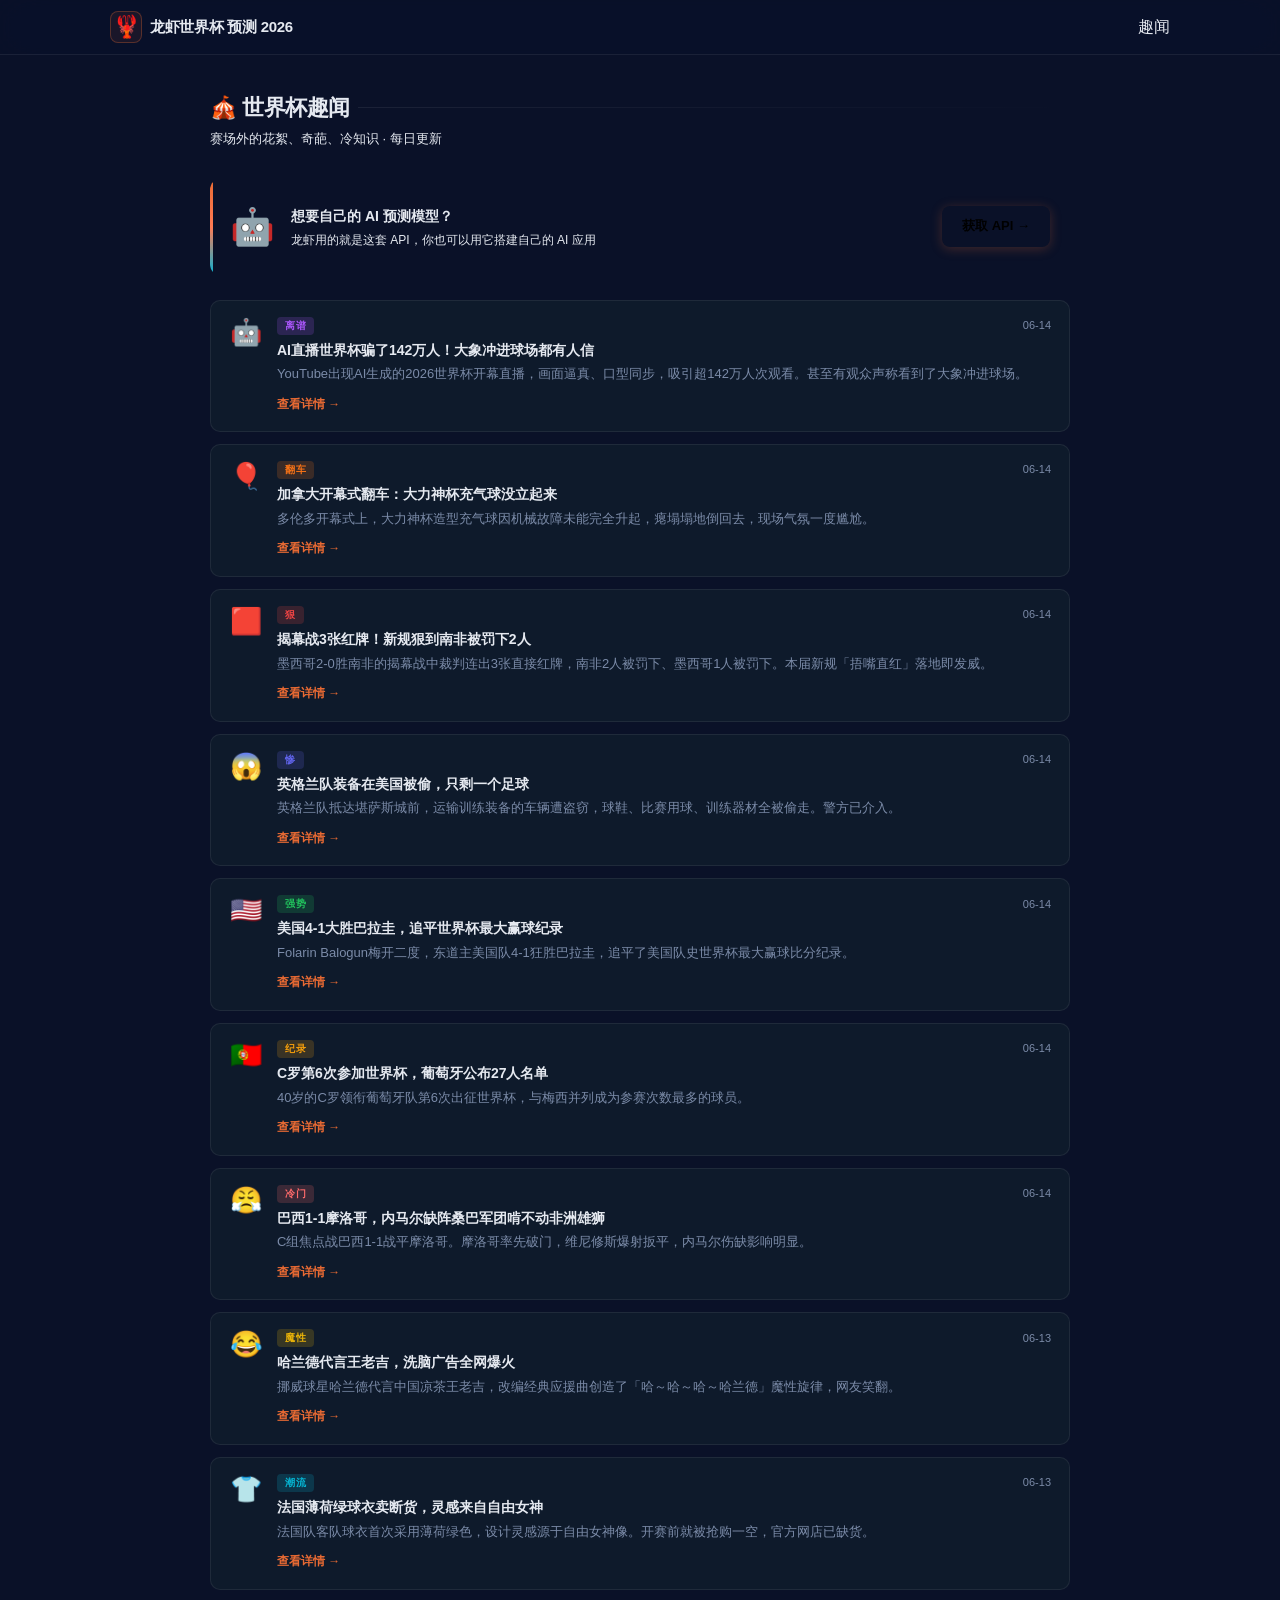
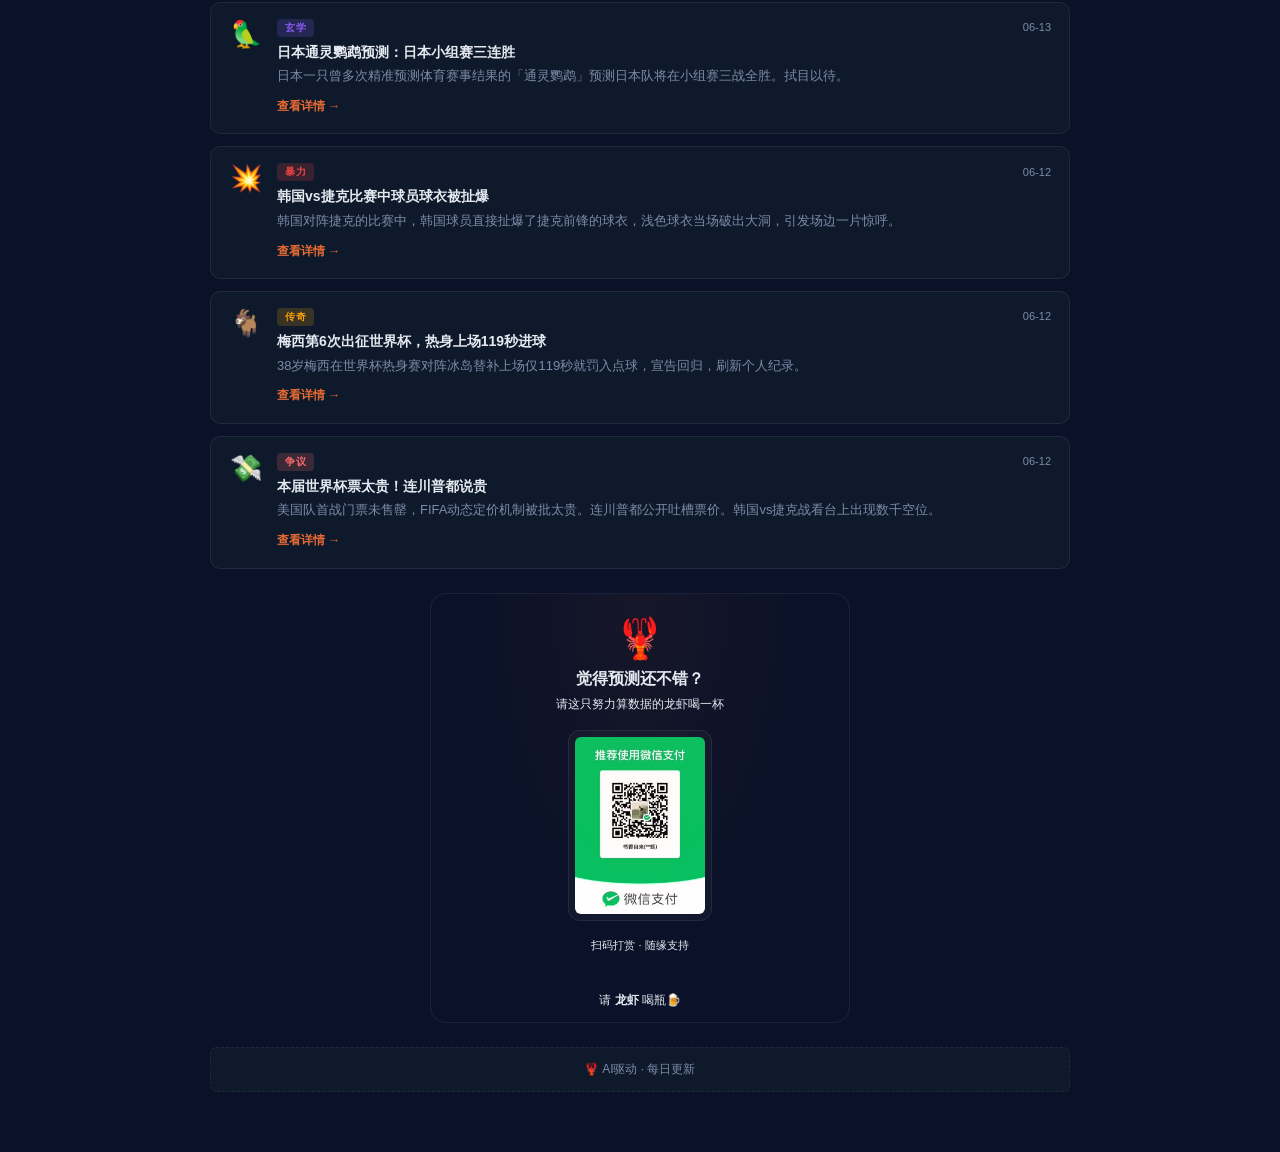
<file: news.html>
<!DOCTYPE html>
<html lang="zh-CN">
<head>
  <meta charset="UTF-8">
  <meta name="viewport" content="width=device-width, initial-scale=1.0">
  <title>🎪 世界杯趣闻</title>
  <link rel="stylesheet" href="style.css">
  <style>
    .fun-list-page { max-width: 900px; margin: 0 auto; padding: 90px 20px 60px; }
    .article-page { max-width: 720px; margin: 0 auto; padding: 90px 20px 60px; }
    .article-back { display: inline-flex; align-items: center; gap: 6px; color: var(--text-muted); text-decoration: none; font-size: 13px; margin-bottom: 24px; padding: 6px 12px; border-radius: 8px; transition: all 0.2s; }
    .article-back:hover { color: var(--gold); background: var(--gold-dim); }
    .article-meta { display: flex; align-items: center; gap: 12px; margin-bottom: 8px; }
    .article-tag { display: inline-block; padding: 2px 10px; border-radius: 4px; font-size: 11px; font-weight: 700; }
    .article-date { font-size: 13px; color: var(--text-muted); }
    .article-title { font-size: 26px; font-weight: 700; line-height: 1.35; margin-bottom: 24px; }
    .scene-card { background: var(--bg-card); border-radius: 16px; border: 1px solid var(--border); overflow: hidden; margin-bottom: 24px; position: relative; }
    .scene-bg { height: 200px; display: flex; align-items: center; justify-content: center; gap: 16px; position: relative; overflow: hidden; }
    .scene-bg .big-emoji { font-size: 56px; filter: drop-shadow(0 4px 12px rgba(0,0,0,0.3)); animation: sceneFloat 3s ease-in-out infinite; }
    @keyframes sceneFloat { 0%, 100% { transform: translateY(0); } 50% { transform: translateY(-6px); } }
    .scene-particles { position: absolute; inset: 0; pointer-events: none; }
    .scene-particles span { position: absolute; font-size: 18px; opacity: 0.25; animation: particleDrift 6s ease-in-out infinite; }
    @keyframes particleDrift { 0%, 100% { transform: translateY(0) rotate(0deg); opacity: 0.2; } 50% { transform: translateY(-20px) rotate(20deg); opacity: 0.4; } }
    .scene-caption { padding: 10px 16px; font-size: 12px; color: var(--text-muted); border-top: 1px solid var(--border); text-align: center; letter-spacing: 0.5px; }
    .article-body { font-size: 15px; line-height: 1.85; color: var(--text-secondary); }
    .article-body p { margin-bottom: 16px; }
    .article-divider { border: none; border-top: 1px solid var(--border); margin: 32px 0; }
    .article-tags-row { display: flex; flex-wrap: wrap; gap: 8px; margin-bottom: 16px; }
    .article-related { background: var(--bg-card); border-radius: 12px; padding: 20px; border: 1px solid var(--border); margin-top: 24px; }
    .article-related h3 { font-size: 14px; margin-bottom: 12px; color: var(--text-muted); }
    .article-related a { display: flex; align-items: center; gap: 10px; color: var(--text); text-decoration: none; padding: 10px 12px; border-radius: 8px; transition: all 0.2s; font-size: 14px; }
    .article-related a:hover { background: var(--bg-card-hover); color: var(--gold); }
    .article-related a .emoji { font-size: 20px; }
    .article-footer-text { text-align: center; font-size: 12px; color: var(--text-muted); margin-top: 40px; padding: 20px; }
    .monetize-banner { background: linear-gradient(135deg, var(--gold-dim), var(--bg-card)); border: 1px solid var(--gold-dim); border-radius: 12px; padding: 20px; margin-bottom: 24px; display: flex; align-items: center; gap: 16px; flex-wrap: wrap; }
    .monetize-banner .icon { font-size: 36px; }
    .monetize-banner .text { flex: 1; min-width: 200px; }
    .monetize-banner .text h3 { font-size: 14px; font-weight: 700; color: var(--gold); margin-bottom: 4px; }
    .monetize-banner .text p { font-size: 12px; color: var(--text-muted); line-height: 1.5; }
    .monetize-btn { display: inline-flex; align-items: center; gap: 6px; background: var(--gold); color: #000; font-weight: 700; font-size: 13px; padding: 10px 20px; border-radius: 8px; text-decoration: none; transition: all 0.2s; white-space: nowrap; }
    .monetize-btn:hover { opacity: 0.9; transform: translateY(-1px); }
    .donate-box { margin: 24px auto; padding: 0; border-radius: 16px; overflow: hidden; max-width: 420px; background: var(--bg-card); border: 1px solid var(--border); transition: all 0.3s; position: relative; }
    .donate-box:hover { border-color: var(--gold-dim); }
    .donate-box-header { padding: 24px 24px 16px; text-align: center; }
    .donate-box-header .lobster { display: block; font-size: 40px; line-height: 1; margin-bottom: 8px; animation: donateFloat 3s ease-in-out infinite; }
    @keyframes donateFloat { 0%, 100% { transform: translateY(0); } 50% { transform: translateY(-4px); } }
    .donate-box-header h3 { font-size: 16px; font-weight: 700; color: var(--text); }
    .donate-box-header p { font-size: 12px; color: var(--text-muted); margin-top: 4px; }
    .donate-box-body { padding: 0 24px 24px; text-align: center; }
    .donate-box-body .qr-wrap { display: inline-block; background: rgba(255,255,255,0.03); border: 1px solid var(--border); border-radius: 12px; padding: 6px; margin-bottom: 8px; }
    .donate-box-body .qr-wrap img { width: 130px; height: auto; border-radius: 6px; display: block; }
    .donate-box-body .qr-label { font-size: 11px; color: var(--text-muted); }
    .donate-box-footer { padding: 12px 24px; background: var(--gold-dim); border-top: 1px solid var(--gold-dim); text-align: center; }
    .donate-box-footer p { font-size: 12px; color: var(--text-muted); }
    .donate-box-footer p .name { color: var(--gold); font-weight: 700; }
    .donate-box-footer p .beer { display: inline-block; animation: beerTip 2s ease-in-out infinite; }
    @keyframes beerTip { 0%, 100% { transform: rotate(0deg); } 25% { transform: rotate(-15deg); } 75% { transform: rotate(5deg); } }
    @media (max-width: 640px) { .article-title { font-size: 20px; } .scene-bg { height: 150px; } .scene-bg .big-emoji { font-size: 40px; } }
  </style>
</head>
<body>
  <nav class="navbar">
    <div class="nav-inner">
      <a href="index.html" class="logo" style="text-decoration:none;color:var(--text)">
        <span class="logo-icon">🦞</span>
        <span class="logo-text">龙虾世界杯 <span class="gold">预测 2026</span></span>
      </a>
      <div class="nav-update">
        <span class="update-dot"></span>
        <span>趣闻</span>
      </div>
    </div>
  </nav>
  <div id="app"></div>
  <script>
  (function(){
    var D = {"headlines": [{"id": 1, "date": "2026-06-14", "title": "AI直播世界杯骗了142万人！大象冲进球场都有人信", "summary": "YouTube出现AI生成的2026世界杯开幕直播，画面逼真、口型同步，吸引超142万人次观看。甚至有观众声称看到了大象冲进球场。", "detail": "YouTube上出现了一个名为「BREAKING: 2026 FIFA World Cup Opening Ceremony Live」的AI生成直播频道，画面中解说员的嘴型与声音完美同步，背景是逼真的体育场AI渲染。直播持续了8小时，吸引了142万实时观看。令人震惊的是，评论区有数百人认真讨论「大象冲进球场」的画面——其实那也是AI生成的。YouTube事后下架了该频道，但网友称「AI时代我们已经分不清什么是真的了」。", "tag": "离谱", "emoji": "🤖", "scene": {"bg": "🌐🎭📡", "desc": "AI生成的直播画面", "elements": ["📺", "🤖", "👥", "🎬"], "color": "#a855f7"}}, {"id": 2, "date": "2026-06-14", "title": "加拿大开幕式翻车：大力神杯充气球没立起来", "summary": "多伦多开幕式上，大力神杯造型充气球因机械故障未能完全升起，瘪塌塌地倒回去，现场气氛一度尴尬。", "detail": "2026世界杯由美加墨三国联办，开幕式在加拿大多伦多BMO球场举行。开幕式进行到「致敬足球」环节时，一个巨大的大力神杯造型充气球缓缓升起，但升到一半突然泄气，像被戳破的气球一样瘪塌塌地倒在场地上。现场8万名观众先是一阵惊呼，随后爆发出善意的笑声。主持人紧急救场说「看来大力神杯也太激动了」。事后主办方表示是气压泵故障，现已修复。", "tag": "翻车", "emoji": "🎈", "scene": {"bg": "🎈🏟️😅", "desc": "大力神杯气球泄气", "elements": ["🏆", "🎈", "💨", "😱"], "color": "#f97316"}}, {"id": 3, "date": "2026-06-14", "title": "揭幕战3张红牌！新规狠到南非被罚下2人", "summary": "墨西哥2-0胜南非的揭幕战中裁判连出3张直接红牌，南非2人被罚下、墨西哥1人被罚下。本届新规「捂嘴直红」落地即发威。", "detail": "墨西哥对阵南非的揭幕战中，新规「捂嘴直红」首次亮相就大显神威。南非中场球员在一次拼抢后抬手捂住对方嘴巴并推搡，VAR介入后主裁判直接出示红牌。7分钟后南非又有一名后卫因恶意铲球吃到第二张红牌，墨西哥也在下半场因肘击被罚下一人。一场比赛3张直接红牌，已经超过2022卡塔尔世界杯整届的红牌总数（2张直接红牌）。球迷戏称「新规是认真的」。", "tag": "狠", "emoji": "🟥", "scene": {"bg": "🟥⚽🟥", "desc": "裁判连出三张红牌", "elements": ["🟥", "⚽", "👨‍⚖️", "🔥"], "color": "#ef4444"}}, {"id": 4, "date": "2026-06-14", "title": "英格兰队装备在美国被偷，只剩一个足球", "summary": "英格兰队抵达堪萨斯城前，运输训练装备的车辆遭盗窃，球鞋、比赛用球、训练器材全被偷走。警方已介入。", "detail": "英格兰队乘坐包机抵达堪萨斯城国际机场后，发现运输装备的货车在停车场被盗。车内有全队42双定制球鞋、50个比赛用球、训练背心、门将手套以及战术投影设备，总价值约30万美元。唯一幸存的足球是因为被凯恩随手拿下来签名，留在了球队大巴上。警方调取监控发现嫌犯是一伙专门盗窃体育装备的惯犯。英格兰队紧急联系了赞助商连夜空运新装备。", "tag": "惨", "emoji": "😱", "scene": {"bg": "🚐💼😱", "desc": "装备车被偷", "elements": ["🚐", "💼", "🕵️", "😰"], "color": "#6366f1"}}, {"id": 5, "date": "2026-06-13", "title": "哈兰德代言王老吉，洗脑广告全网爆火", "summary": "挪威球星哈兰德代言中国凉茶王老吉，改编经典应援曲创造了「哈～哈～哈～哈兰德」魔性旋律，网友笑翻。", "detail": "挪威球星埃尔林·哈兰德成为王老吉最新全球品牌代言人。广告中将王老吉经典广告曲改编成世界杯版本，哈兰德本人亲自出镜演唱「哈～哈～哈～哈兰德」，配合标志性的魔性舞步。该广告在TikTok上三天内播放量破亿。网友调侃：「哈兰德现在有两个身份——世界顶级前锋和中国凉茶代言人。」「这可能是世界杯期间最洗脑的声音。」", "tag": "魔性", "emoji": "😂", "scene": {"bg": "🎵🥤😂", "desc": "哈兰德王老吉广告", "elements": ["🎵", "🥤", "🦁", "😂"], "color": "#eab308"}}, {"id": 6, "date": "2026-06-13", "title": "法国薄荷绿球衣卖断货，灵感来自自由女神", "summary": "法国队客队球衣首次采用薄荷绿色，设计灵感源于自由女神像。开赛前就被抢购一空，官方网店已缺货。", "detail": "法国队本届世界杯的客场球衣大胆采用了薄荷绿色调，这是法国队历史上首次使用非蓝/白/红色系的主色调设计。设计师表示灵感来自自由女神像的铜绿氧化色，象征法国与美国的历史纽带。球衣发布后48小时内在全球售罄，Adidas官网上的预售队列一度超过5万人。二手平台上原价899元的球衣已经被炒到2500元以上。不少球迷吐槽「好看是好看，但根本买不到」。", "tag": "潮流", "emoji": "👕", "scene": {"bg": "👕💚🇫🇷", "desc": "薄荷绿球衣售罄", "elements": ["👕", "💚", "🗽", "🔥"], "color": "#06b6d4"}}, {"id": 7, "date": "2026-06-13", "title": "日本通灵鹦鹉预测：日本小组赛三连胜", "summary": "日本一只曾多次精准预测体育赛事结果的「通灵鹦鹉」预测日本队将在小组赛三战全胜。拭目以待。", "detail": "日本茨城县的鹦鹉「小樱」再次成为焦点。它曾因连续准确预测了2022年世界杯多场比赛结果而走红。在2026世界杯开赛前，主人再次请小樱预测日本队命运。小樱被放在三面旗帜前：胜、平、负，结果小樱毫不犹豫地三次选择了「胜」。主人表示「小樱的准确率高达80%以上」。不过也有专家指出，鹦鹉预测本质上是概率游戏，日本队在F组面对荷兰、瑞典、突尼斯，三连胜难度极大。", "tag": "玄学", "emoji": "🦜", "scene": {"bg": "🦜🇯🇵⚽", "desc": "通灵鹦鹉预测", "elements": ["🦜", "🔮", "⚽", "🤔"], "color": "#8b5cf6"}}, {"id": 8, "date": "2026-06-12", "title": "韩国vs捷克比赛中球员球衣被扯爆", "summary": "韩国对阵捷克的比赛中，韩国球员直接扯爆了捷克前锋的球衣，浅色球衣当场破出大洞，引发场边一片惊呼。", "detail": "韩国队对阵捷克队的小组赛中发生了一幕罕见的场景。捷克前锋在带球突破时被韩国后卫从身后拉扯球衣，由于新版球衣采用了更轻薄的环保面料，整个后背部当场被撕开一个篮球大小的破洞。裁判示意比赛继续——因为球衣没有被完全扯掉。赛后捷克球员举着破球衣找裁判理论，场面又好笑又无奈。赞助商Puma表示将加强球衣面料强度。", "tag": "暴力", "emoji": "💥", "scene": {"bg": "👕💥😱", "desc": "球衣被扯爆", "elements": ["👕", "💥", "🏃", "😱"], "color": "#ef4444"}}, {"id": 9, "date": "2026-06-12", "title": "梅西第6次出征世界杯，热身上场119秒进球", "summary": "38岁梅西在世界杯热身赛对阵冰岛替补上场仅119秒就罚入点球，宣告回归，刷新个人纪录。", "detail": "38岁的里奥·梅西第6次披上阿根廷国家队战袍出征世界杯，追平了个人参赛纪录。在对阵冰岛的热身赛中，梅西替补登场仅119秒就接应队友传球突入禁区被放倒，亲自主罚点球命中。从上场到进球仅用时119秒，刷新了他个人在世界杯相关赛事中最快进球纪录。赛后梅西表示「身体状态感觉比上届更好」。阿根廷球迷高呼「GOAT还在奔跑」。", "tag": "传奇", "emoji": "🐐", "scene": {"bg": "🐐🇦🇷🔥", "desc": "梅西119秒进球", "elements": ["🐐", "⚽", "🔥", "👟"], "color": "#f59e0b"}}, {"id": 10, "date": "2026-06-12", "title": "本届世界杯票太贵！连川普都说贵", "summary": "美国队首战门票未售罄，FIFA动态定价机制被批太贵。连川普都公开吐槽票价。韩国vs捷克战看台上出现数千空位。", "detail": "FIFA本届世界杯首次全面启用动态定价机制，热门场次门票价格水涨船高。美国队对阵巴拉圭的首战最高票价被炒到2200美元，即便如此仍有大量余票未售出。前总统川普在社交媒体上发文称「世界杯门票太贵了，这不美国！」韩国对阵捷克的比赛看台上出现了数千个空位，看起来像在打空场比赛。FIFA回应称「将根据实际情况调整定价策略」。球迷组织则呼吁抵制高价票。", "tag": "争议", "emoji": "💸", "scene": {"bg": "💸🎫😤", "desc": "门票太贵", "elements": ["💸", "🎫", "😤", "💰"], "color": "#ff6b6b"}}, {"id": 11, "date": "2026-06-14", "title": "美国4-1大胜巴拉圭，追平世界杯最大赢球纪录", "summary": "Folarin Balogun梅开二度，东道主美国队4-1狂胜巴拉圭，追平了美国队史世界杯最大赢球比分纪录。", "detail": "东道主美国队在D组首战中表现出色，4-1大胜巴拉圭。富勒姆前锋Folarin Balogun梅开二度，普利西奇和维阿各入一球。4-1的比分追平了美国队史在世界杯上的最大赢球比分纪录（2002年曾3-0胜波兰、2010年曾3-0胜阿尔及利亚，但净胜球均为3球）。美国队自1994年首次主办世界杯以来，再次在本土大胜开了一个好头。现场7万球迷齐声高唱国歌，气氛炸裂。", "tag": "强势", "emoji": "🇺🇸", "scene": {"bg": "🇺🇸⚽🔥", "desc": "美国4-1大胜", "elements": ["🇺🇸", "⚽", "🔥", "🎉"], "color": "#22c55e"}}, {"id": 12, "date": "2026-06-14", "title": "C罗第6次参加世界杯，葡萄牙公布27人名单", "summary": "40岁的C罗领衔葡萄牙队第6次出征世界杯，与梅西并列成为参赛次数最多的球员。", "detail": "40岁的克里斯蒂亚诺·罗纳尔多再次入选葡萄牙国家队世界杯27人大名单，这将是他的第6届世界杯，与梅西并列成为历史上参赛次数最多的球员。C罗在2006年德国世界杯首次亮相，当时他21岁。如今40岁的他仍然是葡萄牙队的精神领袖。教练马丁内斯表示「C罗的状态非常好，他在沙特联赛依然保持着顶级进球效率」。C罗本人在社交媒体发文：「6次，依然像第一次一样兴奋。」", "tag": "纪录", "emoji": "🇵🇹", "scene": {"bg": "🇵🇹🐐🏆", "desc": "C罗第6次参赛", "elements": ["🇵🇹", "🐐", "🏆", "🔥"], "color": "#f59e0b"}}, {"id": 13, "date": "2026-06-14", "title": "巴西1-1摩洛哥，内马尔缺阵桑巴军团啃不动非洲雄狮", "summary": "C组焦点战巴西1-1战平摩洛哥。摩洛哥率先破门，维尼修斯爆射扳平，内马尔伤缺影响明显。", "detail": "今晨06:00开球的C组焦点战中，巴西在缺少内马尔的情况下1-1艰难战平摩洛哥。第21分钟摩洛哥率先发难——塞巴里接迪亚斯直塞，面对门将冷静挑射破门，客场爆冷领先。巴西疯狂反扑，第32分钟维尼修斯在左路内切后轰出一记势大力沉的爆射，擦着横梁下沿入网，1-1！半场结束前巴西一度被摩洛哥压着打，场面非常被动。下半场巴西控球率高达62%，但始终无法攻破摩洛哥的铁桶阵。摩洛哥的防守反击打得有声有色，阿什拉夫在右路几次突破都制造了威胁。最终1-1的比分保持到终场，摩洛哥虽未爆冷取胜，但在强大的巴西面前抢到1分，已经相当成功。内马尔的缺席对巴西的创造力影响显而易见。", "tag": "冷门", "emoji": "😤", "scene": {"bg": "🇧🇷🤝🇲🇦", "desc": "巴西1-1摩洛哥", "elements": ["⚽", "😤", "🔥", "💪"], "color": "#f59e0b"}}]};
    var C = {'离谱':'#a855f7','翻车':'#f97316','狠':'#ef4444','惨':'#6366f1','魔性':'#eab308','潮流':'#06b6d4','玄学':'#8b5cf6','暴力':'#ef4444','传奇':'#f59e0b','争议':'#ff6b6b','强势':'#22c55e','纪录':'#f59e0b','冷门':'#f59e0b'};
    var TC = {'离谱':'tag-insane','翻车':'tag-wtf','狠':'tag-brutal','惨':'tag-ouch','魔性':'tag-funny','潮流':'tag-cool','玄学':'tag-mystic','暴力':'tag-brutal','传奇':'tag-legacy','争议':'tag-hot','强势':'tag-strong','纪录':'tag-legacy','冷门':'tag-hot'};
    var p = new URLSearchParams(window.location.search);
    var id = parseInt(p.get('id')) || 0;
    var app = document.getElementById('app');

    function renderScene(scene) {
      if (!scene) return '<div class="scene-card"><div class="scene-bg" style="font-size:80px">⚽</div></div>';
      var particles = '';
      if (scene.elements) {
        for (var i = 0; i < scene.elements.length; i++) {
          var l = (20 + i * 20) + '%';
          var d = (i * 1.5) + 's';
          particles += '<span style="left:' + l + ';animation-delay:' + d + '">' + scene.elements[i] + '</span>';
        }
      }
      var bgStyle = 'background:linear-gradient(135deg, ' + (scene.color || '#f0c040') + '15, ' + (scene.color || '#f0c040') + '05)';
      return '<div class="scene-card">' +
        '<div class="scene-bg" style="' + bgStyle + '">' +
        '<div class="scene-particles">' + particles + '</div>' +
        '<span class="big-emoji">' + (scene.bg || '⚽') + '</span>' +
        '</div>' +
        (scene.desc ? '<div class="scene-caption">🎨 ' + scene.desc + '</div>' : '') +
        '</div>';
    }

    if (id) {
      var item = D.headlines.find(function(h){return h.id===id;});
      if (!item) { app.innerHTML = '<div class="article-page"><div style="text-align:center;padding:60px 0"><div style="font-size:48px">😿</div><p style="color:var(--text-muted);margin-top:12px">找不到这篇文章</p><a href="news.html" style="color:var(--gold);margin-top:16px;display:inline-block">&larr; 回趣闻列表</a></div></div>'; return; }
      var dl = item.date.replace(/^2026-/, '');
      var tc = C[item.tag] || '#6b7280';
      var txt = item.detail || item.summary;
      var ps = txt.split(/[。！？]/).filter(function(p){return p.trim();}).map(function(p){return p.trim()+'。';});
      var rt = D.headlines.filter(function(h){return h.id!==id&&h.tag===item.tag;}).slice(0,3);
      if (rt.length<2) rt = D.headlines.filter(function(h){return h.id!==id;}).sort(function(a,b){return new Date(b.date)-new Date(a.date);}).slice(0,3);
      document.title = item.title + ' 🦞 世界杯趣闻';
      var rh = '';
      if (rt.length>0) {
        rh = '<div class="article-related"><h3>📰 你可能还感兴趣</h3>';
        for (var i=0;i<rt.length;i++) { rh += '<a href="news.html?id='+rt[i].id+'"><span class="emoji">'+(rt[i].emoji||'⚽')+'</span><span>'+rt[i].title+'</span></a>'; }
        rh += '</div>';
      }
      var bh = '';
      for (var i=0;i<ps.length;i++) { var s=i===0?' style="color:var(--text);font-size:16px;font-weight:500"':''; bh += '<p'+s+'>'+ps[i]+'</p>'; }
      var sceneHtml = renderScene(item.scene);
      app.innerHTML =
        '<div class="article-page">' +
        '<a href="news.html" class="article-back">&larr; 返回趣闻</a>' +
        '<div class="article-meta"><span class="article-tag" style="background:'+tc+'30;color:'+tc+'">'+item.tag+'</span><span class="article-date">'+dl+'</span></div>' +
        '<h1 class="article-title">'+item.title+'</h1>' +
        sceneHtml +
        '<div class="monetize-banner"><div class="icon">🤖</div><div class="text"><h3>想要自己的 AI 预测模型？</h3><p>龙虾用的就是这套 API，你也可以用它搭建自己的 AI 应用</p></div><a href="http://120.26.84.145:3000" target="_blank" class="monetize-btn">获取 API →</a></div>' +
        '<div class="article-body">'+bh+'</div>' +
        '<hr class="article-divider">' +
        '<div class="article-tags-row"><span class="article-tag" style="background:'+tc+'30;color:'+tc+'">'+item.tag+'</span><span class="article-tag" style="background:var(--bg-secondary);color:var(--text-muted)">⚽ 2026世界杯</span><span class="article-tag" style="background:var(--bg-secondary);color:var(--text-muted)">🦞 龙虾趣闻</span></div>' +
        rh +
        '<div class="donate-box"><div class="donate-box-header"><span class="lobster">🦞</span><h3>觉得预测还不错？</h3><p>请这只努力算数据的龙虾喝一杯</p></div><div class="donate-box-body"><div class="qr-wrap"><img src="donate-qr.jpg" alt="微信收款码"></div><div class="qr-label">扫码打赏 · 随缘支持</div></div><div class="donate-box-footer"><p>请 <span class="name">龙虾</span> 喝瓶<span class="beer">🍺</span></p></div></div>' +
        '<div class="article-footer-text">🦞 AI驱动 · 每日更新</div></div>';
    } else {
      var sorted = D.headlines.sort(function(a,b){return new Date(b.date)-new Date(a.date);});
      var html = '<div class="fun-list-page"><div class="section-header"><h2>🎪 世界杯趣闻</h2><p style="color:var(--text-muted);margin-top:4px">赛场外的花絮、奇葩、冷知识 · 每日更新</p></div>' +
        '<div class="monetize-banner"><div class="icon">🤖</div><div class="text"><h3>想要自己的 AI 预测模型？</h3><p>龙虾用的就是这套 API，你也可以用它搭建自己的 AI 应用</p></div><a href="http://120.26.84.145:3000" target="_blank" class="monetize-btn">获取 API →</a></div>' +
        '<div class="fun-grid">';
      for (var i=0;i<sorted.length;i++) {
        var it = sorted[i];
        var tcls = 'fun-tag ' + (TC[it.tag]||'');
        var dl = it.date.replace(/^2026-/, '');
        html += '<a href="news.html?id='+it.id+'" class="fun-card">' +
          '<div class="fun-emoji">'+(it.emoji||'⚽')+'</div>' +
          '<div class="fun-body">' +
          '<div class="fun-meta"><span class="'+tcls+'">'+it.tag+'</span><span class="fun-date">'+dl+'</span></div>' +
          '<h3 class="fun-title">'+it.title+'</h3>' +
          '<p class="fun-summary">'+it.summary+'</p>' +
          '<div class="fun-readmore"><span class="fun-readmore-btn">查看详情 →</span></div></div></a>';
      }
      html += '</div>' +
        '<div class="donate-box"><div class="donate-box-header"><span class="lobster">🦞</span><h3>觉得预测还不错？</h3><p>请这只努力算数据的龙虾喝一杯</p></div><div class="donate-box-body"><div class="qr-wrap"><img src="donate-qr.jpg" alt="微信收款码"></div><div class="qr-label">扫码打赏 · 随缘支持</div></div><div class="donate-box-footer"><p>请 <span class="name">龙虾</span> 喝瓶<span class="beer">🍺</span></p></div></div>' +
        '<div class="fun-footer"><span>🦞 AI驱动 · 每日更新</span></div></div>';
      app.innerHTML = html;
    }
  })();
  </script>
</body>
</html>
</file>
<file: style.css>
/* 🦞 龙虾世界杯预测 2026 — Frontend Design 重构版 */
/* 设计体系：一只来自深海的甲壳类数据科学家 */

/* ===== 基础 & CSS变量 ===== */
:root {
  /* 龙虾调色盘 — 橙红对抗深海蓝，拒绝"AI深色模板"的黑+金+绿 */
  --lobster: #E86A33;
  --lobster-glow: rgba(232, 106, 51, 0.15);
  --lobster-dim: rgba(232, 106, 51, 0.08);
  --abyssal: #0A1128;
  --abyssal-light: #121E38;
  --coral: #FF7B54;
  --coral-dim: rgba(255, 123, 84, 0.08);
  --teal: #00B4D8;
  --teal-dim: rgba(0, 180, 216, 0.1);
  --foam: #90E0EF;
  --light: #E5E9F0;
  --muted: #7B8BA8;
  --dim: rgba(255,255,255,0.06);
  --surface: #0E1A2B;
  --surface2: #152238;
  --border: rgba(255,255,255,0.07);
  --border-active: rgba(232, 106, 51, 0.3);
  --card-shadow: 0 2px 20px rgba(0,0,0,0.3);

  /* 空间体系 */
  --space-xs: 4px;
  --space-sm: 8px;
  --space-md: 16px;
  --space-lg: 24px;
  --space-xl: 32px;
  --space-2xl: 48px;
  --radius-sm: 6px;
  --radius: 10px;
  --radius-lg: 16px;
  --radius-xl: 24px;
}

* { margin: 0; padding: 0; box-sizing: border-box; }
html { scroll-behavior: smooth; }

body {
  font-family: 'Inter', -apple-system, BlinkMacSystemFont, 'Noto Sans SC', 'PingFang SC', sans-serif;
  background: var(--abyssal);
  color: var(--light);
  min-height: 100vh;
  line-height: 1.6;
  -webkit-font-smoothing: antialiased;
}

/* ===== 字体加载 ===== */
@import url('https://fonts.googleapis.com/css2?family=Inter:wght@400;500;600;700;800&display=swap');
@import url('https://fonts.googleapis.com/css2?family=Lobster&display=swap');

/* ===== 导航 — 极简透明壳 ===== */
.navbar {
  position: fixed;
  top: 0; left: 0; right: 0;
  z-index: 1000;
  background: rgba(10, 17, 40, 0.78);
  backdrop-filter: blur(20px) saturate(1.4);
  -webkit-backdrop-filter: blur(20px) saturate(1.4);
  border-bottom: 1px solid var(--border);
}
.nav-inner {
  max-width: 1100px;
  margin: 0 auto;
  padding: 0 20px;
  height: 54px;
  display: flex;
  align-items: center;
  justify-content: space-between;
}
.logo {
  display: flex;
  align-items: center;
  gap: 8px;
  text-decoration: none;
  color: var(--light);
}
.logo-icon {
  font-size: 22px;
  display: inline-flex;
  align-items: center;
  justify-content: center;
  width: 32px;
  height: 32px;
  background: var(--lobster-dim);
  border-radius: 8px;
  border: 1px solid var(--border-active);
}
.logo-text {
  font-weight: 700;
  font-size: 15px;
  letter-spacing: -0.3px;
}
.logo-text .hl { color: var(--lobster); }

.nav-links {
  display: flex;
  gap: 2px;
}
.nav-link {
  color: var(--muted);
  text-decoration: none;
  padding: 6px 14px;
  border-radius: var(--radius-sm);
  font-size: 13px;
  font-weight: 500;
  transition: all 0.2s;
}
.nav-link:hover {
  color: var(--light);
  background: var(--dim);
}
.nav-link.active {
  color: var(--lobster);
  background: var(--lobster-dim);
}

/* ===== 英雄区 — 龙虾签名 ===== */
.hero {
  position: relative;
  min-height: 85vh;
  display: flex;
  align-items: center;
  justify-content: center;
  overflow: hidden;
}
/* 深海渐变背景 */
.hero::before {
  content: '';
  position: absolute;
  inset: 0;
  background:
    radial-gradient(ellipse 120% 60% at 50% 100%, var(--abyssal) 0%, transparent 70%),
    radial-gradient(ellipse 80% 50% at 20% 40%, var(--lobster-glow) 0%, transparent 60%),
    radial-gradient(ellipse 60% 60% at 80% 30%, var(--teal-dim) 0%, transparent 50%);
  z-index: 0;
}
/* 龙虾剪影 — 签名元素 */
.hero::after {
  content: '🦞';
  position: absolute;
  right: -30px;
  bottom: -40px;
  font-size: min(60vw, 500px);
  opacity: 0.06;
  z-index: 1;
  pointer-events: none;
  transform: rotate(-8deg);
  filter: drop-shadow(0 0 40px var(--lobster));
  animation: lobsterBreathe 8s ease-in-out infinite;
}
@keyframes lobsterBreathe {
  0%, 100% { opacity: 0.06; transform: rotate(-8deg) scale(1); }
  50% { opacity: 0.1; transform: rotate(-6deg) scale(1.02); }
}
/* 足球网格纹理 — 数据感 */
.hero-grid {
  position: absolute;
  inset: 0;
  z-index: 1;
  opacity: 0.03;
  background-image:
    linear-gradient(rgba(255,255,255,0.15) 1px, transparent 1px),
    linear-gradient(90deg, rgba(255,255,255,0.15) 1px, transparent 1px);
  background-size: 60px 60px;
  mask-image: radial-gradient(ellipse at center, black 30%, transparent 70%);
  -webkit-mask-image: radial-gradient(ellipse at center, black 30%, transparent 70%);
}

.hero-content {
  position: relative;
  z-index: 2;
  text-align: center;
  max-width: 720px;
  padding: 0 24px;
}
.hero-eyebrow {
  display: inline-flex;
  align-items: center;
  gap: 8px;
  background: var(--lobster-dim);
  border: 1px solid var(--border-active);
  padding: 6px 16px;
  border-radius: 100px;
  font-size: 11px;
  font-weight: 600;
  color: var(--lobster);
  letter-spacing: 1.2px;
  text-transform: uppercase;
  margin-bottom: 24px;
  backdrop-filter: blur(4px);
}
.hero-eyebrow .dot {
  width: 5px;
  height: 5px;
  border-radius: 50%;
  background: var(--teal);
  animation: pulse-dot 2s infinite;
}
.hero h1 {
  font-family: 'Inter', sans-serif;
  font-size: clamp(36px, 7vw, 64px);
  font-weight: 800;
  line-height: 1.1;
  letter-spacing: -1.5px;
  margin-bottom: 16px;
}
.hero h1 .hl { color: var(--lobster); }
.hero h1 .teal { color: var(--teal); }
.hero-sub {
  font-size: clamp(14px, 2vw, 17px);
  color: var(--muted);
  max-width: 500px;
  margin: 0 auto var(--space-xl);
  line-height: 1.6;
}
.hero-stat-group {
  display: flex;
  justify-content: center;
  gap: 12px;
  flex-wrap: wrap;
}
.hero-stat {
  padding: 14px 20px;
  background: rgba(255,255,255,0.03);
  border: 1px solid var(--border);
  border-radius: var(--radius);
  text-align: center;
  min-width: 90px;
  backdrop-filter: blur(8px);
  transition: all 0.3s;
}
.hero-stat:hover {
  border-color: var(--border-active);
  background: var(--lobster-dim);
  transform: translateY(-2px);
}
.hero-stat-num {
  display: block;
  font-size: 26px;
  font-weight: 800;
  color: var(--lobster);
  line-height: 1;
}
.hero-stat-label {
  font-size: 11px;
  color: var(--muted);
  margin-top: 4px;
  letter-spacing: 0.3px;
}

/* ===== 区段通用 ===== */
.section {
  max-width: 1100px;
  margin: 0 auto;
  padding: 48px 20px 64px;
}
.section-header {
  margin-bottom: 28px;
}
.section-header h2 {
  font-size: 22px;
  font-weight: 700;
  letter-spacing: -0.5px;
  display: flex;
  align-items: center;
  gap: 8px;
}
.section-header p {
  color: var(--muted);
  font-size: 13px;
  margin-top: 4px;
}
.section-header h2::after {
  content: '';
  flex: 1;
  height: 1px;
  background: linear-gradient(90deg, var(--border) 0%, transparent 100%);
}

/* ===== 小组标签 ===== */
.group-tabs {
  display: flex;
  flex-wrap: wrap;
  gap: 4px;
  margin-bottom: 24px;
  background: var(--surface2);
  padding: 6px;
  border-radius: var(--radius);
  border: 1px solid var(--border);
}
.group-btn {
  flex: 1;
  padding: 8px 16px;
  border: none;
  border-radius: var(--radius-sm);
  background: transparent;
  color: var(--muted);
  cursor: pointer;
  font-size: 13px;
  font-weight: 600;
  transition: all 0.2s;
  min-width: 55px;
  text-align: center;
}
.group-btn:hover { color: var(--light); background: var(--dim); }
.group-btn.active {
  background: var(--lobster);
  color: #fff;
  box-shadow: 0 2px 12px rgba(232, 106, 51, 0.3);
}

/* ===== 比赛卡片 ===== */
.group-panel { display: none; }
.group-panel.active { display: block; }

.match-grid {
  display: grid;
  gap: 12px;
}

.match-card {
  background: var(--surface);
  border-radius: var(--radius);
  padding: 20px 22px;
  border: 1px solid var(--border);
  position: relative;
  overflow: hidden;
  transition: all 0.3s ease;
}
/* 顶部发光条 — 比之前更细腻 */
.match-card::before {
  content: '';
  position: absolute;
  top: 0;
  left: 20%;
  right: 20%;
  height: 1px;
  background: linear-gradient(90deg, transparent, var(--lobster-glow), transparent);
  opacity: 0;
  transition: all 0.4s;
}
.match-card:hover::before {
  opacity: 1;
  left: 5%;
  right: 5%;
}
.match-card:hover {
  border-color: var(--border-active);
  transform: translateY(-2px);
  box-shadow: var(--card-shadow);
}

.match-teams {
  display: flex;
  align-items: center;
  gap: 20px;
}
.team { flex: 1; text-align: center; }
.team-flag { font-size: 30px; line-height: 1; display: block; margin-bottom: 4px; }
.team-name { font-size: 14px; font-weight: 600; }
.team-name .home-tag {
  display: inline-block;
  font-size: 10px;
  font-weight: 700;
  color: var(--teal);
  background: var(--teal-dim);
  padding: 0 6px;
  border-radius: 3px;
  margin-left: 4px;
}

.vs-section {
  min-width: 80px;
  text-align: center;
}
.score-display {
  font-size: 26px;
  font-weight: 800;
  color: var(--lobster);
  line-height: 1.1;
}
.xg-display {
  font-size: 11px;
  color: var(--muted);
  margin-top: 2px;
}

/* 胜率条 */
.winbar {
  margin-top: 14px;
  height: 5px;
  border-radius: 3px;
  display: flex;
  overflow: hidden;
  background: var(--surface2);
}
.winbar-home { background: var(--teal); transition: width 0.5s; }
.winbar-draw { background: var(--muted); transition: width 0.5s; }
.winbar-away { background: var(--coral); transition: width 0.5s; }

.match-probs {
  display: flex;
  gap: 14px;
  margin-top: 10px;
  font-size: 12px;
  color: var(--muted);
  flex-wrap: wrap;
}
.match-probs span { display: flex; align-items: center; gap: 4px; }

.top5-scores {
  margin-top: 8px;
  font-size: 12px;
  color: var(--muted);
  display: flex;
  align-items: center;
  gap: 4px;
  flex-wrap: wrap;
}
.top5-scores .score-item {
  display: inline-block;
  background: var(--surface2);
  padding: 2px 8px;
  border-radius: 4px;
  color: var(--muted);
}

/* ===== 排名表 ===== */
.standings-section { margin-top: 28px; }
.standings-title {
  font-size: 15px;
  font-weight: 700;
  color: var(--lobster);
  margin-bottom: 12px;
}
.standings-title.real { color: var(--teal); }
.standings-table {
  width: 100%;
  border-collapse: collapse;
  font-size: 13px;
}
.standings-table th {
  text-align: left;
  padding: 10px 8px;
  border-bottom: 1px solid var(--border);
  color: var(--muted);
  font-weight: 600;
  font-size: 11px;
  text-transform: uppercase;
  letter-spacing: 0.5px;
}
.standings-table td {
  padding: 10px 8px;
  border-bottom: 1px solid var(--surface2);
}
.standings-table tr:hover td { background: var(--dim); }
.standings-table .rank-num {
  color: var(--muted);
  font-size: 12px;
  width: 28px;
}
.standings-table .team-cell { display: flex; align-items: center; gap: 8px; }
.standings-table .team-cell .flag { font-size: 16px; }
.advance-bar-wrap {
  width: 110px;
  height: 6px;
  background: var(--surface2);
  border-radius: 3px;
  overflow: hidden;
}
.advance-bar-fill {
  height: 100%;
  border-radius: 3px;
  background: linear-gradient(90deg, var(--teal), var(--lobster));
  transition: width 1s ease;
}
.advance-pct {
  font-weight: 700;
  color: var(--teal);
  min-width: 42px;
  text-align: right;
}
.points-cell {
  color: var(--muted);
  font-size: 12px;
}

/* ===== 实际结果 ===== */
.real-score-badge {
  display: inline-block;
  background: var(--teal-dim);
  color: var(--teal);
  padding: 1px 10px;
  border-radius: 100px;
  font-size: 11px;
  font-weight: 700;
  margin-top: 4px;
  border: 1px solid rgba(0, 180, 216, 0.3);
}
.real-score-badge.scheduled {
  background: transparent;
  color: var(--muted);
  border-color: var(--border);
}

.acc-badge {
  display: inline-block;
  padding: 1px 8px;
  border-radius: 100px;
  font-size: 10px;
  font-weight: 700;
  margin-top: 2px;
}
.acc-badge.acc-perfect { background: rgba(0, 180, 216, 0.2); color: var(--teal); border: 1px solid rgba(0, 180, 216, 0.3); }
.acc-badge.acc-good { background: var(--lobster-dim); color: var(--lobster); border: 1px solid var(--border-active); }
.acc-badge.acc-miss { background: var(--coral-dim); color: var(--coral); border: 1px solid rgba(255, 123, 84, 0.3); }

.has-result .score-display { color: var(--teal); font-size: 22px; }
.has-result { border-left: 2px solid var(--teal); }

/* ===== 双栏排名 ===== */
.standings-dual {
  display: grid;
  grid-template-columns: 1fr 1fr;
  gap: 24px;
  margin-top: 16px;
}
@media (max-width: 768px) {
  .standings-dual { grid-template-columns: 1fr; }
}
.qualify-zone { background: rgba(0, 180, 216, 0.04); }
.maybe-zone { background: rgba(232, 106, 51, 0.04); }
.legend-row {
  display: flex;
  align-items: center;
  gap: 8px;
  font-size: 11px;
  color: var(--muted);
  margin-top: 8px;
}
.legend-dot {
  width: 12px; height: 12px;
  border-radius: 3px;
  display: inline-block;
}

/* ===== 准度统计 ===== */
.accuracy-stats-grid {
  display: grid;
  grid-template-columns: repeat(4, 1fr);
  gap: 16px;
  margin-bottom: 24px;
}
@media (max-width: 640px) {
  .accuracy-stats-grid { grid-template-columns: repeat(2, 1fr); }
}
.acc-stat-card {
  background: var(--surface);
  border-radius: var(--radius);
  padding: 20px;
  border: 1px solid var(--border);
  text-align: center;
  transition: all 0.2s;
}
.acc-stat-card:hover {
  border-color: var(--border-active);
  transform: translateY(-2px);
}
.acc-stat-card .acc-stat-num {
  font-family: 'Inter', sans-serif;
  font-size: 32px;
  font-weight: 800;
  line-height: 1;
  margin-bottom: 4px;
}
.acc-stat-card .acc-stat-num.exact { color: var(--teal); }
.acc-stat-card .acc-stat-num.good { color: var(--lobster); }
.acc-stat-card .acc-stat-num.miss { color: var(--coral); }
.acc-stat-card .acc-stat-num.total { color: var(--light); }
.acc-stat-card .acc-stat-label {
  font-size: 12px;
  color: var(--muted);
}

.accuracy-details {
  margin-top: 24px;
}
.acc-detail-item {
  display: flex;
  align-items: center;
  gap: 12px;
  padding: 10px 14px;
  background: var(--surface);
  border-radius: var(--radius-sm);
  border: 1px solid var(--border);
  margin-bottom: 8px;
  font-size: 13px;
  transition: all 0.2s;
}
.acc-detail-item:hover { border-color: var(--border-active); }
.acc-detail-score {
  font-family: 'Inter', sans-serif;
  font-weight: 700;
  font-size: 14px;
  white-space: nowrap;
  min-width: 70px;
  text-align: right;
}
.acc-detail-score .predicted { color: var(--muted); }
.acc-detail-score .actual { color: var(--teal); font-weight: 800; }

/* ===== 即将到来占位 ===== */
.coming-soon {
  text-align: center;
  padding: 60px 20px;
  background: var(--surface);
  border-radius: var(--radius-lg);
  border: 1px dashed var(--border);
}
.coming-soon .cs-icon { font-size: 48px; margin-bottom: 16px; }
.coming-soon h3 { font-size: 18px; margin-bottom: 8px; color: var(--light); }
.coming-soon p { color: var(--muted); font-size: 13px; }

/* ===== 关于 ===== */
.about-grid {
  display: grid;
  grid-template-columns: repeat(auto-fit, minmax(250px, 1fr));
  gap: 14px;
}
.about-card {
  background: var(--surface);
  border-radius: var(--radius);
  padding: 22px;
  border: 1px solid var(--border);
  transition: all 0.3s;
}
.about-card:hover {
  border-color: var(--border-active);
  transform: translateY(-2px);
  box-shadow: var(--card-shadow);
}
.about-icon { font-size: 28px; margin-bottom: 10px; }
.about-card h3 { font-size: 15px; font-weight: 700; margin-bottom: 6px; }
.about-card p { color: var(--muted); font-size: 13px; line-height: 1.6; }

/* ===== 趣闻板块 ===== */
.fun-grid {
  display: grid;
  gap: 12px;
}
.fun-card {
  display: flex;
  gap: 14px;
  background: var(--surface);
  border-radius: var(--radius);
  padding: 16px 18px;
  border: 1px solid var(--border);
  transition: all 0.3s;
  align-items: flex-start;
  text-decoration: none;
  color: inherit;
  cursor: pointer;
}
.fun-card:hover {
  border-color: var(--border-active);
  transform: translateY(-2px);
  box-shadow: var(--card-shadow);
}
.fun-emoji { font-size: 26px; line-height: 1; min-width: 34px; text-align: center; margin-top: 2px; }
.fun-body { flex: 1; }
.fun-meta { display: flex; align-items: center; gap: 8px; margin-bottom: 6px; }
.fun-tag {
  display: inline-block;
  padding: 1px 8px;
  border-radius: 4px;
  font-size: 10px;
  font-weight: 700;
  letter-spacing: 0.5px;
}
.fun-tag.tag-insane { background: #a855f730; color: #a855f7; }
.fun-tag.tag-wtf { background: #f9731630; color: #f97316; }
.fun-tag.tag-brutal { background: #ef444430; color: #ef4444; }
.fun-tag.tag-ouch { background: #6366f130; color: #6366f1; }
.fun-tag.tag-funny { background: #eab30830; color: #eab308; }
.fun-tag.tag-cool { background: #06b6d430; color: #06b6d4; }
.fun-tag.tag-mystic { background: #8b5cf630; color: #8b5cf6; }
.fun-tag.tag-legacy { background: #f59e0b30; color: #f59e0b; }
.fun-tag.tag-hot { background: #ff6b6b30; color: #ff6b6b; }
.fun-tag.tag-strong { background: #22c55e30; color: #22c55e; }
.fun-date { font-size: 11px; color: var(--muted); margin-left: auto; }
.fun-title { font-size: 14px; font-weight: 600; line-height: 1.4; margin-bottom: 4px; }
.fun-summary { font-size: 13px; color: var(--muted); line-height: 1.5; }
.fun-readmore { margin-top: 6px; }
.fun-readmore-btn { font-size: 12px; color: var(--lobster); font-weight: 600; transition: all 0.2s; }
.fun-card:hover .fun-readmore-btn { opacity: 0.8; }
.fun-footer {
  margin-top: 16px;
  text-align: center;
  font-size: 12px;
  color: var(--muted);
  padding: 12px;
  background: var(--surface);
  border-radius: var(--radius-sm);
  border: 1px dashed var(--border);
}

/* ===== 变现区块 ===== */
.monetize-banner {
  background: var(--surface);
  border: 1px solid var(--border-active);
  border-radius: var(--radius);
  padding: 20px 22px;
  margin: 20px auto 24px;
  display: flex;
  align-items: center;
  gap: 16px;
  flex-wrap: wrap;
  max-width: 900px;
  position: relative;
  overflow: hidden;
}
.monetize-banner::before {
  content: '';
  position: absolute;
  top: 0; left: 0;
  width: 3px;
  height: 100%;
  background: linear-gradient(var(--lobster), var(--coral), var(--teal));
}
.monetize-banner .icon { font-size: 34px; }
.monetize-banner .text { flex: 1; min-width: 200px; }
.monetize-banner .text h3 { font-size: 14px; font-weight: 700; color: var(--lobster); margin-bottom: 4px; }
.monetize-banner .text p { font-size: 12px; color: var(--muted); line-height: 1.5; }
.monetize-btn {
  display: inline-flex;
  align-items: center;
  gap: 6px;
  background: var(--lobster);
  color: #fff;
  font-weight: 700;
  font-size: 13px;
  padding: 10px 22px;
  border-radius: var(--radius-sm);
  text-decoration: none;
  transition: all 0.2s;
  white-space: nowrap;
  box-shadow: 0 2px 12px rgba(232, 106, 51, 0.25);
}
.monetize-btn:hover { opacity: 0.9; transform: translateY(-1px); box-shadow: 0 4px 16px rgba(232, 106, 51, 0.35); }
/* ===== 打赏区 — 请龙虾喝酒 🍺 ===== */
.donate-box {
  margin: 32px auto;
  padding: 0;
  border-radius: var(--radius-lg);
  overflow: hidden;
  max-width: 420px;
  background: var(--surface);
  border: 1px solid var(--border);
  transition: all 0.3s;
  position: relative;
}
.donate-box:hover {
  border-color: var(--border-active);
  box-shadow: 0 4px 24px rgba(232, 106, 51, 0.08);
}
.donate-box::before {
  content: '';
  position: absolute;
  inset: 0;
  background: radial-gradient(ellipse at 50% 0%, rgba(232,106,51,0.06) 0%, transparent 60%);
  pointer-events: none;
}
.donate-box-header {
  padding: 24px 24px 16px;
  text-align: center;
  position: relative;
}
.donate-box-header .lobster {
  display: block;
  font-size: 40px;
  line-height: 1;
  margin-bottom: 8px;
  animation: donateFloat 3s ease-in-out infinite;
}
@keyframes donateFloat {
  0%, 100% { transform: translateY(0); }
  50% { transform: translateY(-4px); }
}
.donate-box-header h3 {
  font-size: 16px;
  font-weight: 700;
  color: var(--light);
}
.donate-box-header p {
  font-size: 12px;
  color: var(--muted);
  margin-top: 4px;
}
.donate-box-body {
  padding: 0 24px 24px;
  text-align: center;
}
.donate-box-body .qr-wrap {
  display: inline-block;
  background: rgba(255,255,255,0.03);
  border: 1px solid var(--border);
  border-radius: var(--radius);
  padding: 6px;
  margin-bottom: 8px;
}
.donate-box-body .qr-wrap img {
  width: 130px;
  height: auto;
  border-radius: 6px;
  display: block;
}
.donate-box-body .qr-label {
  font-size: 11px;
  color: var(--muted);
}
.donate-box-footer {
  padding: 12px 24px;
  background: var(--lobster-dim);
  border-top: 1px solid var(--border-active);
  text-align: center;
}
.donate-box-footer p {
  font-size: 12px;
  color: var(--muted);
}
.donate-box-footer p .name {
  color: var(--lobster);
  font-weight: 700;
}
.donate-box-footer p .beer {
  display: inline-block;
  animation: beerTip 2s ease-in-out infinite;
}
@keyframes beerTip {
  0%, 100% { transform: rotate(0deg); }
  25% { transform: rotate(-15deg); }
  75% { transform: rotate(5deg); }
}

/* ===== 底部 ===== */
.footer {
  margin-top: 48px;
  padding: 32px 20px;
  border-top: 1px solid var(--border);
  text-align: center;
}
.footer-content { max-width: 600px; margin: 0 auto; }
.footer-logo { font-size: 16px; font-weight: 700; margin-bottom: 8px; }
.footer-quote { font-size: 13px; color: var(--muted); font-style: italic; margin-bottom: 12px; }
.footer-disclaimer { font-size: 11px; color: var(--muted); opacity: 0.6; }
.footer-data { font-size: 11px; color: var(--muted); margin-top: 8px; opacity: 0.4; }

/* ===== 加载动画 ===== */
.loader-overlay {
  position: fixed;
  inset: 0;
  z-index: 9999;
  background: var(--abyssal);
  display: flex;
  align-items: center;
  justify-content: center;
  transition: opacity 0.6s;
}
.loader-overlay.fade-out { opacity: 0; pointer-events: none; }
.loader-content { text-align: center; }
.loader-logo {
  font-size: 48px;
  animation: loaderPulse 1.5s ease-in-out infinite;
}
@keyframes loaderPulse {
  0%, 100% { transform: scale(1); opacity: 0.6; }
  50% { transform: scale(1.15); opacity: 1; }
}
.loader-text {
  margin-top: 12px;
  color: var(--muted);
  font-size: 14px;
  font-weight: 500;
}
.loader-bar {
  width: 160px;
  height: 3px;
  background: var(--surface2);
  border-radius: 2px;
  margin: 16px auto 0;
  overflow: hidden;
}
.loader-fill {
  height: 100%;
  width: 30%;
  background: linear-gradient(90deg, var(--lobster), var(--teal));
  border-radius: 2px;
  animation: loaderSlide 1.2s ease-in-out infinite;
}
@keyframes loaderSlide {
  0% { transform: translateX(-100%); }
  100% { transform: translateX(400%); }
}

/* ===== 动画 ===== */
@keyframes pulse-dot {
  0%, 100% { opacity: 1; }
  50% { opacity: 0.3; }
}
@keyframes fadeIn {
  from { opacity: 0; transform: translateY(-4px); }
  to { opacity: 1; transform: translateY(0); }
}

/* ===== CUW 锁定条（临时） ===== */
.cuw-lock {
  background: var(--lobster-dim);
  border: 1px solid var(--border-active);
  border-radius: var(--radius-sm);
  padding: 10px 14px;
  margin-top: 12px;
  font-size: 12px;
  color: var(--lobster);
  display: flex;
  align-items: center;
  gap: 8px;
}

/* ===== 响应式 ===== */
@media (max-width: 768px) {
  .nav-links { 
    overflow-x: auto;
    -webkit-overflow-scrolling: touch;
    gap: 0;
  }
  .nav-link {
    padding: 6px 10px;
    font-size: 12px;
    white-space: nowrap;
  }
  .hero-stat-group { gap: 8px; }
  .hero-stat { min-width: 70px; padding: 10px 14px; }
  .hero-stat-num { font-size: 22px; }
  .hero::after { font-size: 80vw; right: -20px; bottom: -30px; }
  .standings-table { font-size: 12px; }
  .advance-bar-wrap { width: 60px; }
}
@media (max-width: 480px) {
  .match-teams { gap: 10px; }
  .team-name { font-size: 12px; }
  .score-display { font-size: 20px; }
  .match-probs { font-size: 11px; gap: 8px; }
}
</file>
